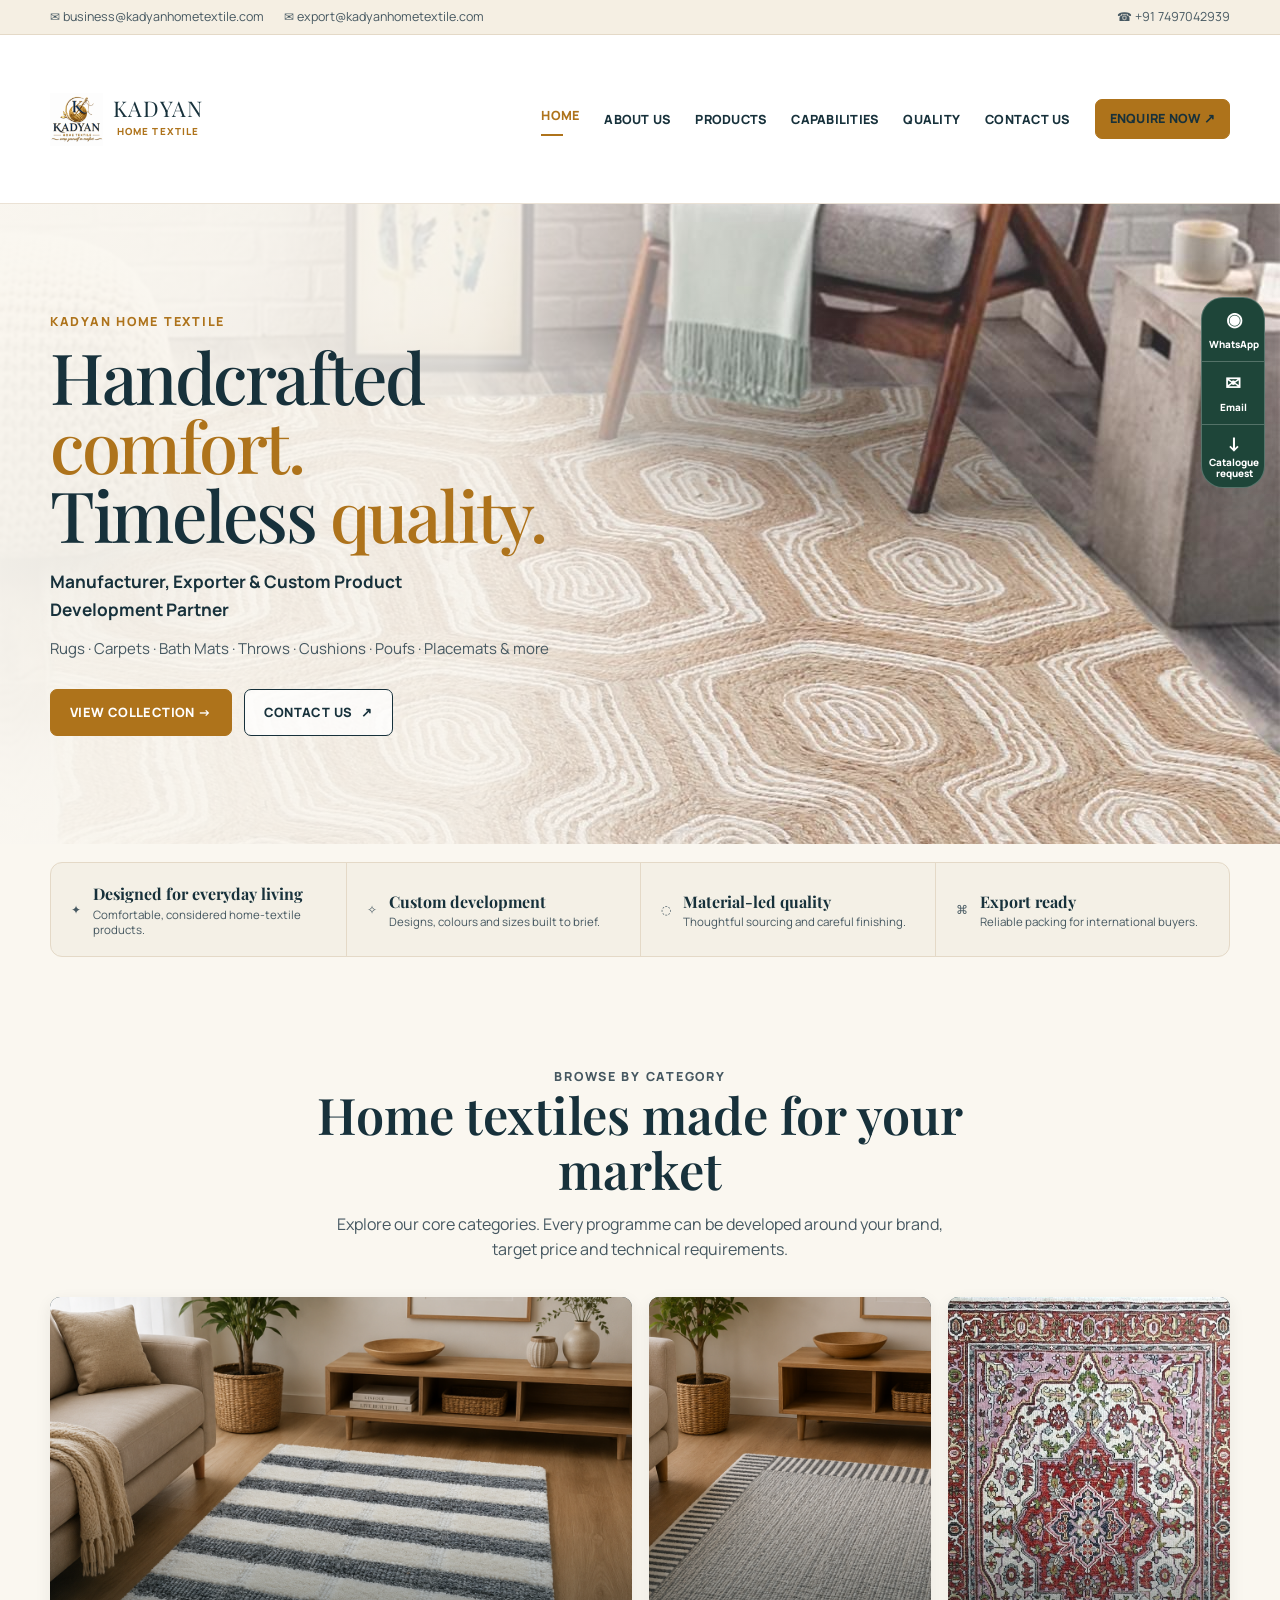
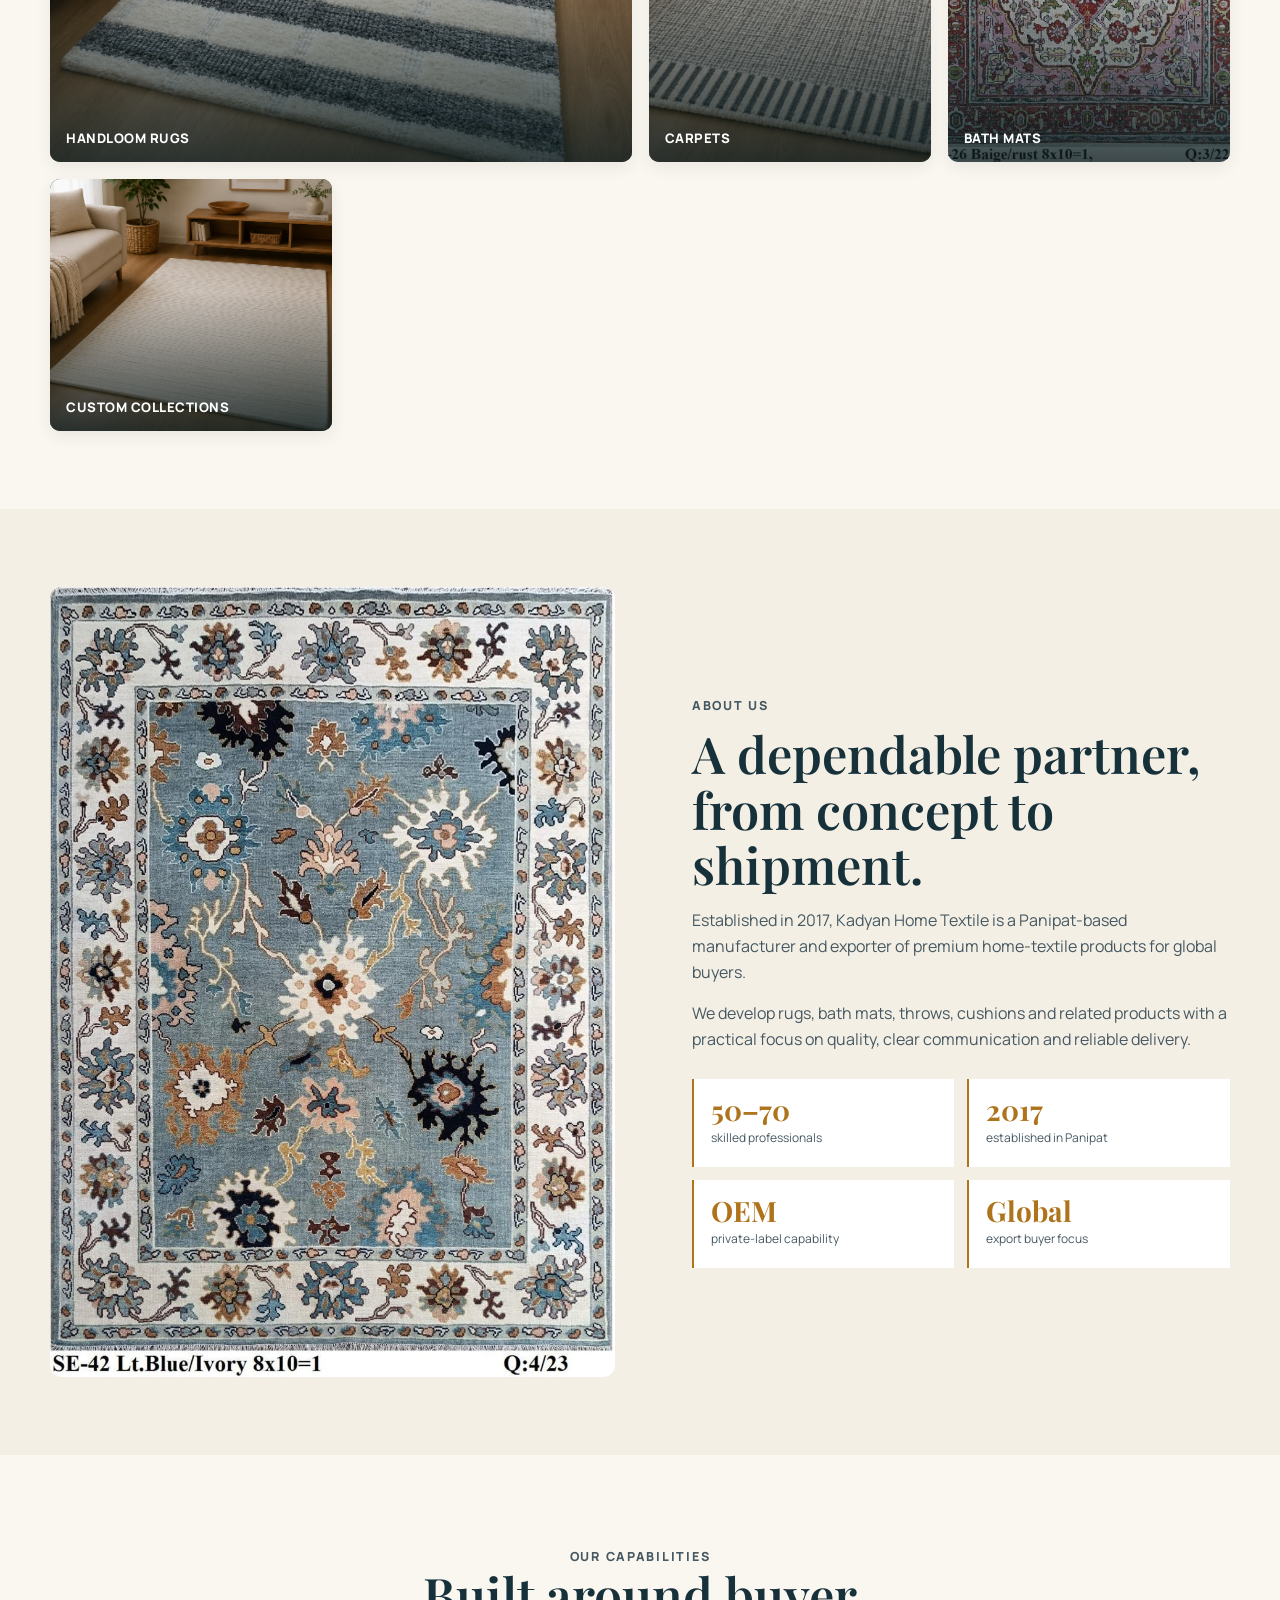
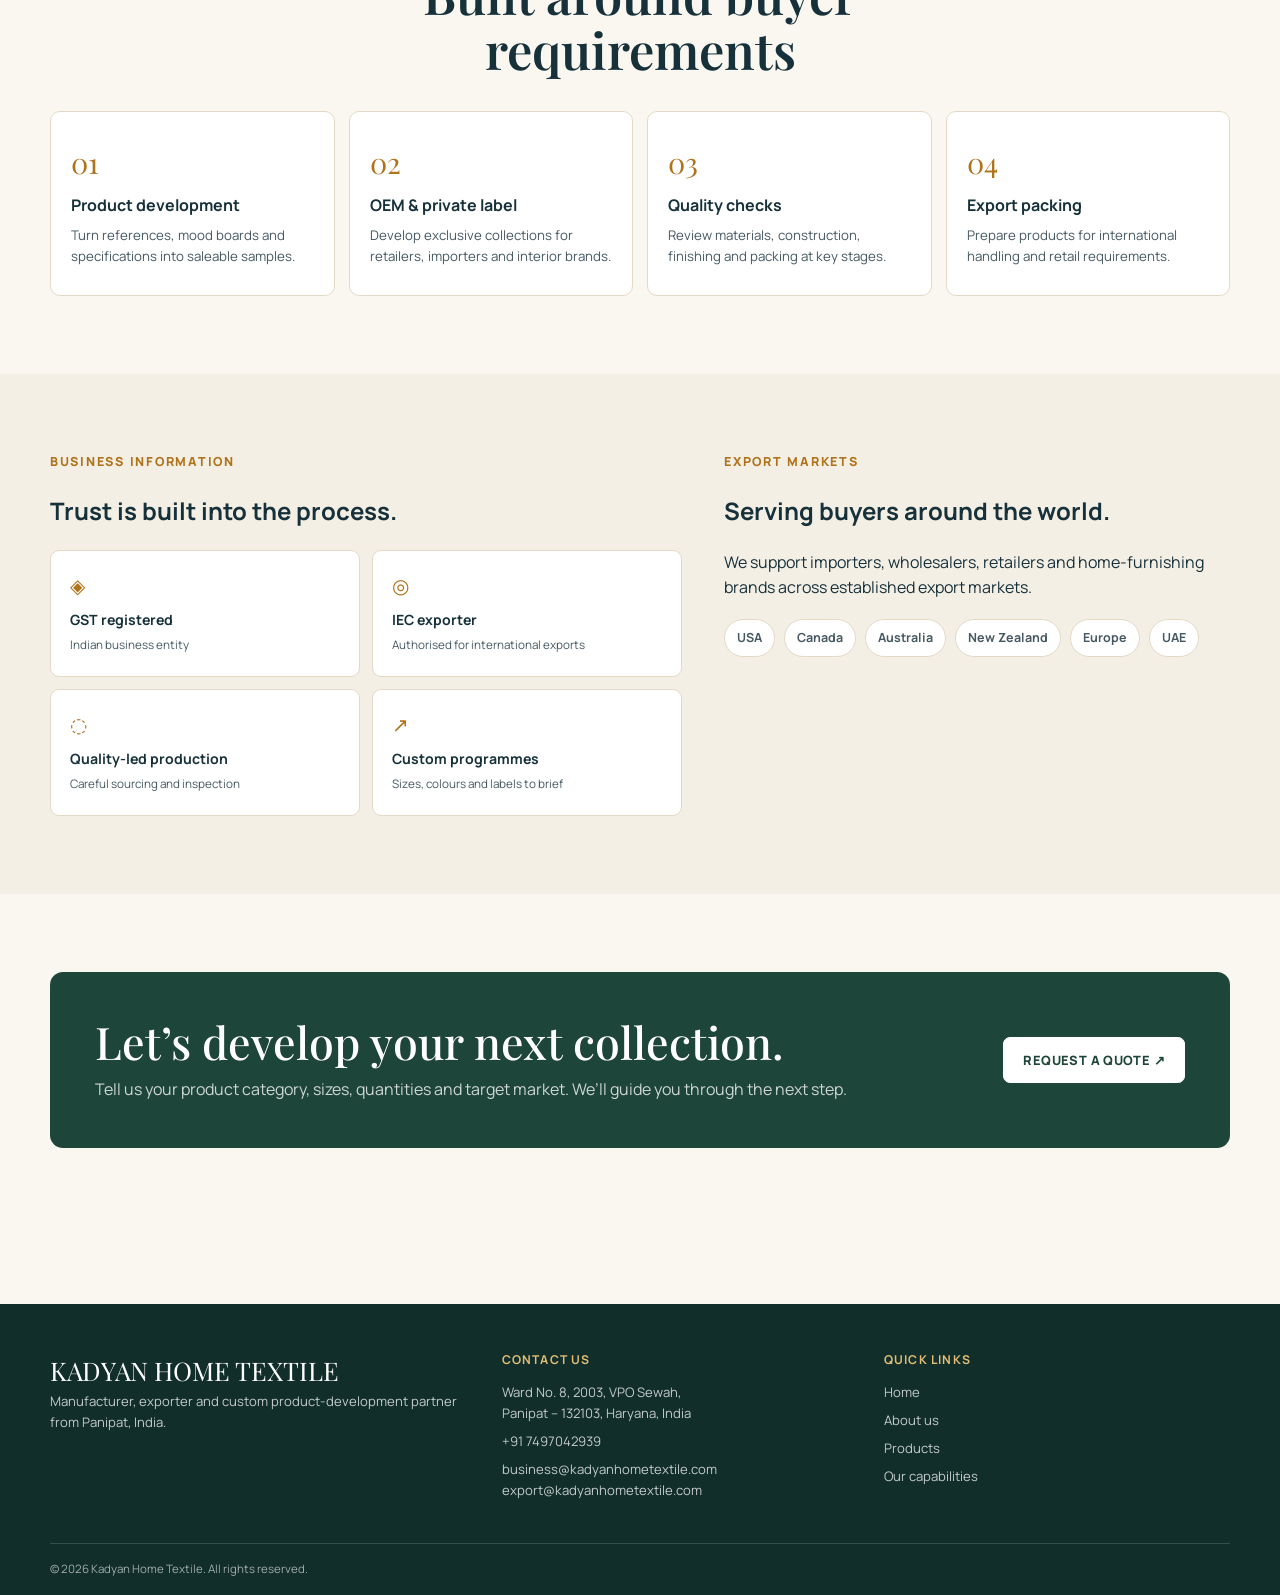
<file: index.html>
<!doctype html>
<html lang="en">
<head>
  <meta charset="utf-8">
  <meta name="viewport" content="width=device-width, initial-scale=1">
  <title>Kadyan Home Textile | Custom Home Textile Manufacturer & Exporter</title>
  <meta name="description" content="Kadyan Home Textile is a Panipat-based manufacturer and exporter of custom rugs, bath mats, throws, cushions and private-label home textiles.">
  <link rel="canonical" href="https://kadyanhometextile.com/">
  <link rel="preconnect" href="https://fonts.googleapis.com">
  <link rel="preconnect" href="https://fonts.gstatic.com" crossorigin>
  <link href="https://fonts.googleapis.com/css2?family=Manrope:wght@400;500;600;700;800&family=Playfair+Display:wght@500;600&display=swap" rel="stylesheet">
  <link rel="stylesheet" href="css/style.css">
  <script type="application/ld+json">
  {"@context":"https://schema.org","@type":"Organization","name":"Kadyan Home Textile","url":"https://kadyanhometextile.com/","email":"business@kadyanhometextile.com","telephone":"+91-7497042939","address":{"@type":"PostalAddress","streetAddress":"Ward No. 8, 2003, VPO Sewah","addressLocality":"Panipat","addressRegion":"Haryana","postalCode":"132103","addressCountry":"IN"}}
  </script>
</head>
<body>
  <div class="topbar">
    <div class="container topbar-inner">
      <div class="topbar-group"><a href="mailto:business@kadyanhometextile.com">✉ business@kadyanhometextile.com</a><a href="mailto:export@kadyanhometextile.com">✉ export@kadyanhometextile.com</a></div>
      <a href="tel:+917497042939">☎ +91 7497042939</a>
    </div>
  </div>
  <header class="site-header">
    <div class="container nav-shell">
      <a class="brand" href="index.html" aria-label="Kadyan Home Textile home">
        <img src="images/logo.png" alt="Kadyan Home Textile logo">
        <span><span class="brand-name">KADYAN</span><span class="brand-tagline">Home Textile</span></span>
      </a>
      <button class="nav-toggle" type="button" aria-expanded="false" aria-controls="primary-navigation"><span class="sr-only">Open menu</span>☰</button>
      <ul class="nav-list" id="primary-navigation">
        <li><a href="index.html" aria-current="page">Home</a></li>
        <li><a href="#about">About us</a></li>
        <li><a href="collection.html">Products</a></li>
        <li><a href="#capabilities">Capabilities</a></li>
        <li><a href="#quality">Quality</a></li>
        <li><a href="#contact">Contact us</a></li>
        <li><a class="button button-small" href="https://wa.me/917497042939?text=Hello%20Kadyan%20Home%20Textile%2C%20I%20would%20like%20to%20discuss%20a%20product%20enquiry." target="_blank" rel="noopener">Enquire now ↗</a></li>
      </ul>
    </div>
  </header>

  <main>
    <section class="hero">
      <div class="container"><div class="hero-content">
        <p class="eyebrow">Kadyan Home Textile</p>
        <h1>Handcrafted <strong>comfort.</strong><br>Timeless <strong>quality.</strong></h1>
        <p class="hero-subtitle">Manufacturer, Exporter &amp; Custom Product Development Partner</p>
        <p class="hero-products">Rugs · Carpets · Bath Mats · Throws · Cushions · Poufs · Placemats &amp; more</p>
        <div class="button-row"><a class="button" href="collection.html">View collection →</a><a class="button button-light" href="#contact">Contact us <span aria-hidden="true">↗</span></a></div>
      </div></div>
    </section>

    <section class="principles" aria-label="Our approach"><div class="container principles-grid">
      <div class="principle"><span class="principle-icon">✦</span><div><strong>Designed for everyday living</strong><span>Comfortable, considered home-textile products.</span></div></div>
      <div class="principle"><span class="principle-icon">✧</span><div><strong>Custom development</strong><span>Designs, colours and sizes built to brief.</span></div></div>
      <div class="principle"><span class="principle-icon">◌</span><div><strong>Material-led quality</strong><span>Thoughtful sourcing and careful finishing.</span></div></div>
      <div class="principle"><span class="principle-icon">⌘</span><div><strong>Export ready</strong><span>Reliable packing for international buyers.</span></div></div>
    </div></section>

    <section class="section"><div class="container">
      <div class="section-heading"><p class="eyebrow">Browse by category</p><h2>Home textiles made for your market</h2><p>Explore our core categories. Every programme can be developed around your brand, target price and technical requirements.</p></div>
      <div class="category-grid">
        <a class="category-card" href="collection.html"><img src="images/handloom-rug-1-room.png" alt="Handloom rug in a styled interior"><span>Handloom rugs</span></a>
        <a class="category-card" href="collection.html"><img src="images/handloom-rug-2-room.png" alt="Textured rug close-up"><span>Carpets</span></a>
        <a class="category-card" href="collection.html"><img src="images/bath-mat.jpeg" alt="Grey bath mat"><span>Bath mats</span></a>
        <a class="category-card" href="collection.html"><img src="images/handloom-rug-4-room.png" alt="Modern handloom rug"><span>Custom collections</span></a>
      </div>
    </div></section>

    <section class="section section-alt" id="about"><div class="container about-layout">
      <div class="about-image"><img src="images/craftsmanship.jpeg" alt="Kadyan Home Textile craftsmanship"></div>
      <div class="content-copy"><p class="eyebrow">About us</p><h2>A dependable partner, from concept to shipment.</h2>
        <p>Established in 2017, Kadyan Home Textile is a Panipat-based manufacturer and exporter of premium home-textile products for global buyers.</p>
        <p>We develop rugs, bath mats, throws, cushions and related products with a practical focus on quality, clear communication and reliable delivery.</p>
        <div class="facts"><div class="fact"><strong>50–70</strong><span>skilled professionals</span></div><div class="fact"><strong>2017</strong><span>established in Panipat</span></div><div class="fact"><strong>OEM</strong><span>private-label capability</span></div><div class="fact"><strong>Global</strong><span>export buyer focus</span></div></div>
      </div>
    </div></section>

    <section class="section" id="capabilities"><div class="container">
      <div class="section-heading"><p class="eyebrow">Our capabilities</p><h2>Built around buyer requirements</h2></div>
      <div class="capability-grid"><article class="capability"><span class="capability-number">01</span><h3>Product development</h3><p>Turn references, mood boards and specifications into saleable samples.</p></article><article class="capability"><span class="capability-number">02</span><h3>OEM &amp; private label</h3><p>Develop exclusive collections for retailers, importers and interior brands.</p></article><article class="capability"><span class="capability-number">03</span><h3>Quality checks</h3><p>Review materials, construction, finishing and packing at key stages.</p></article><article class="capability"><span class="capability-number">04</span><h3>Export packing</h3><p>Prepare products for international handling and retail requirements.</p></article></div>
    </div></section>

    <section class="section section-alt" id="quality"><div class="container trust-grid">
      <div><p class="eyebrow">Business information</p><h2>Trust is built into the process.</h2><div class="trust-list"><article class="trust-item"><span>◈</span><strong>GST registered</strong><small>Indian business entity</small></article><article class="trust-item"><span>◎</span><strong>IEC exporter</strong><small>Authorised for international exports</small></article><article class="trust-item"><span>◌</span><strong>Quality-led production</strong><small>Careful sourcing and inspection</small></article><article class="trust-item"><span>↗</span><strong>Custom programmes</strong><small>Sizes, colours and labels to brief</small></article></div></div>
      <div><p class="eyebrow">Export markets</p><h2>Serving buyers around the world.</h2><p>We support importers, wholesalers, retailers and home-furnishing brands across established export markets.</p><div class="market-tags"><span>USA</span><span>Canada</span><span>Australia</span><span>New Zealand</span><span>Europe</span><span>UAE</span></div></div>
    </div></section>

    <section class="section"><div class="container cta-panel"><div><h2>Let’s develop your next collection.</h2><p>Tell us your product category, sizes, quantities and target market. We’ll guide you through the next step.</p></div><a class="button" href="https://wa.me/917497042939?text=Hello%20Kadyan%20Home%20Textile%2C%20I%20would%20like%20to%20request%20a%20catalogue%20or%20quote." target="_blank" rel="noopener">Request a quote ↗</a></div></section>
  </main>

  <aside class="contact-rail" aria-label="Quick contact"><a href="https://wa.me/917497042939" target="_blank" rel="noopener"><span class="rail-icon">◉</span>WhatsApp</a><a href="mailto:business@kadyanhometextile.com"><span class="rail-icon">✉</span>Email</a><a href="mailto:business@kadyanhometextile.com?subject=Catalogue%20request"><span class="rail-icon">↓</span>Catalogue<br>request</a></aside>
  <footer class="site-footer" id="contact"><div class="container footer-grid"><div><div class="footer-brand">KADYAN HOME TEXTILE</div><p>Manufacturer, exporter and custom product-development partner from Panipat, India.</p></div><div><h3>Contact us</h3><p>Ward No. 8, 2003, VPO Sewah,<br>Panipat – 132103, Haryana, India</p><p><a href="tel:+917497042939">+91 7497042939</a></p><p><a href="mailto:business@kadyanhometextile.com">business@kadyanhometextile.com</a><br><a href="mailto:export@kadyanhometextile.com">export@kadyanhometextile.com</a></p></div><div><h3>Quick links</h3><p><a href="index.html">Home</a></p><p><a href="#about">About us</a></p><p><a href="collection.html">Products</a></p><p><a href="#capabilities">Our capabilities</a></p></div></div><div class="container footer-bottom">© 2026 Kadyan Home Textile. All rights reserved.</div></footer>
  <script src="js/script.js"></script>
</body>
</html>
</file>
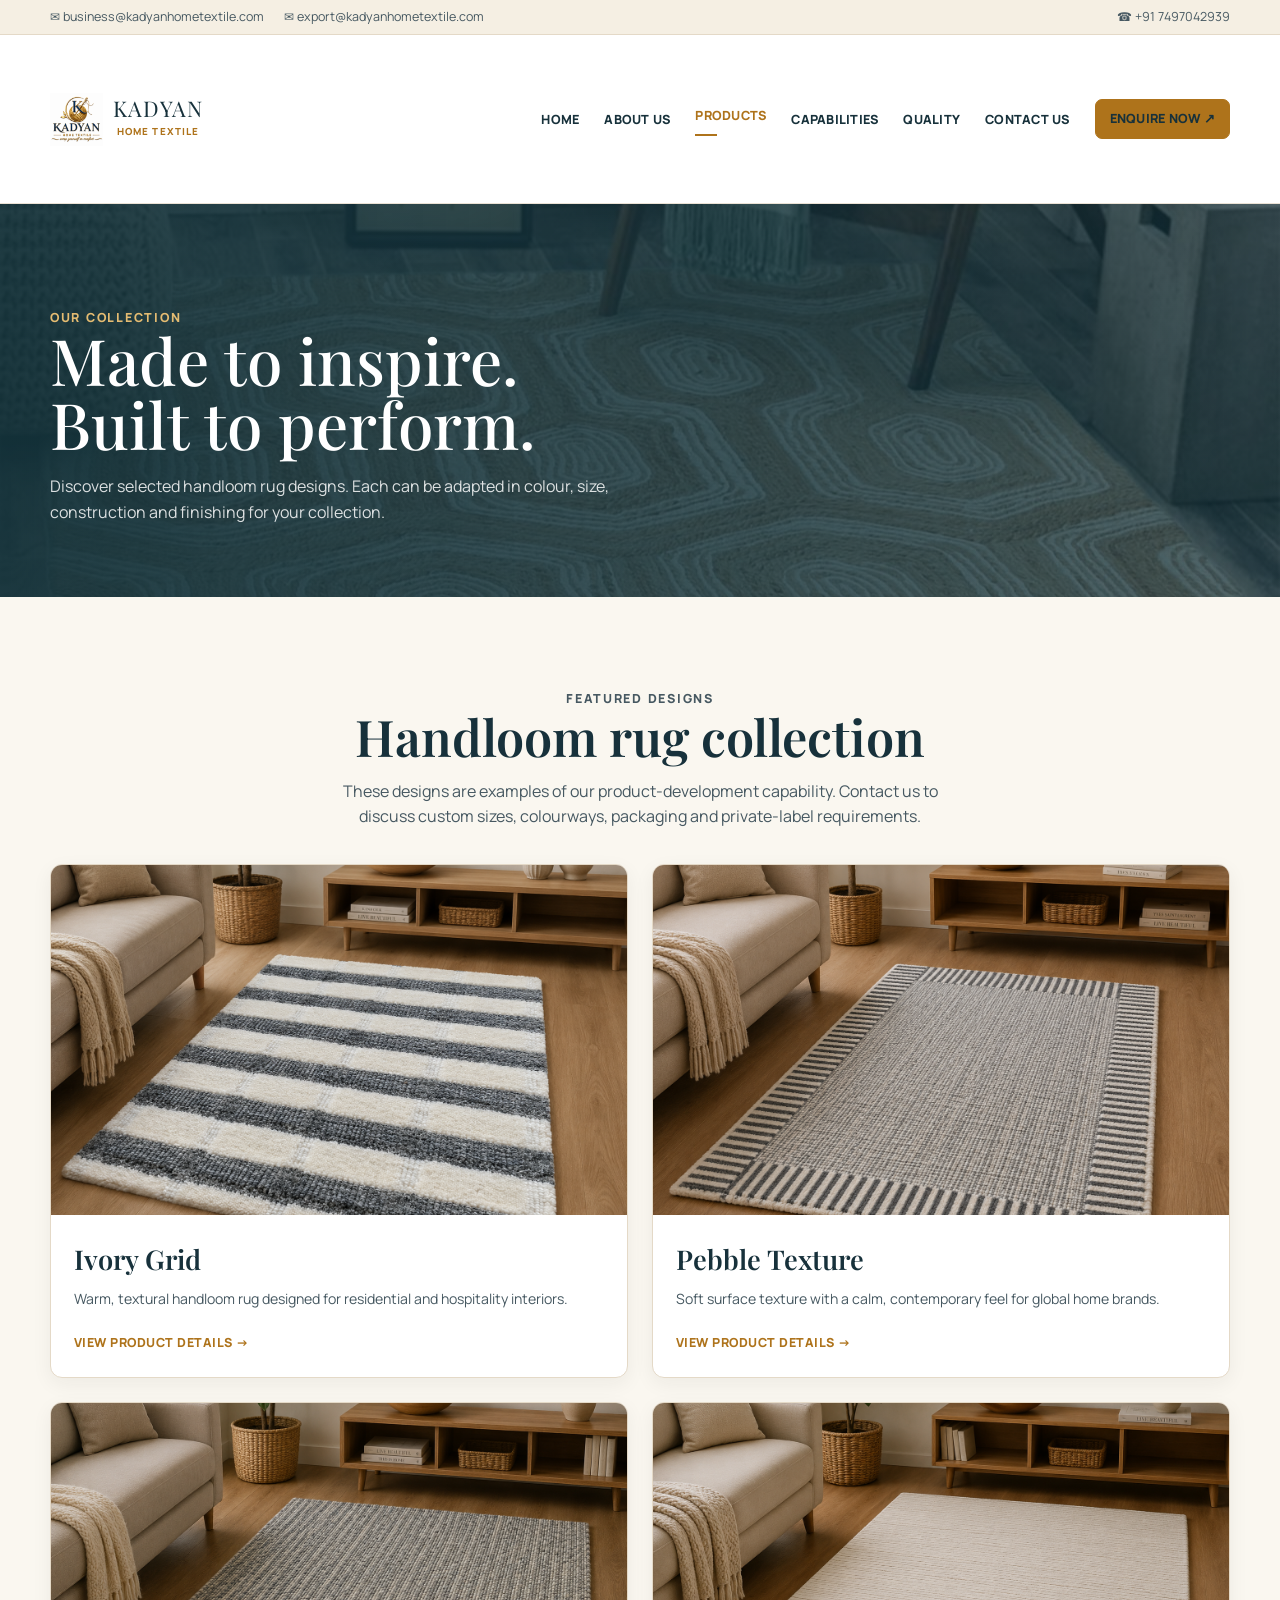
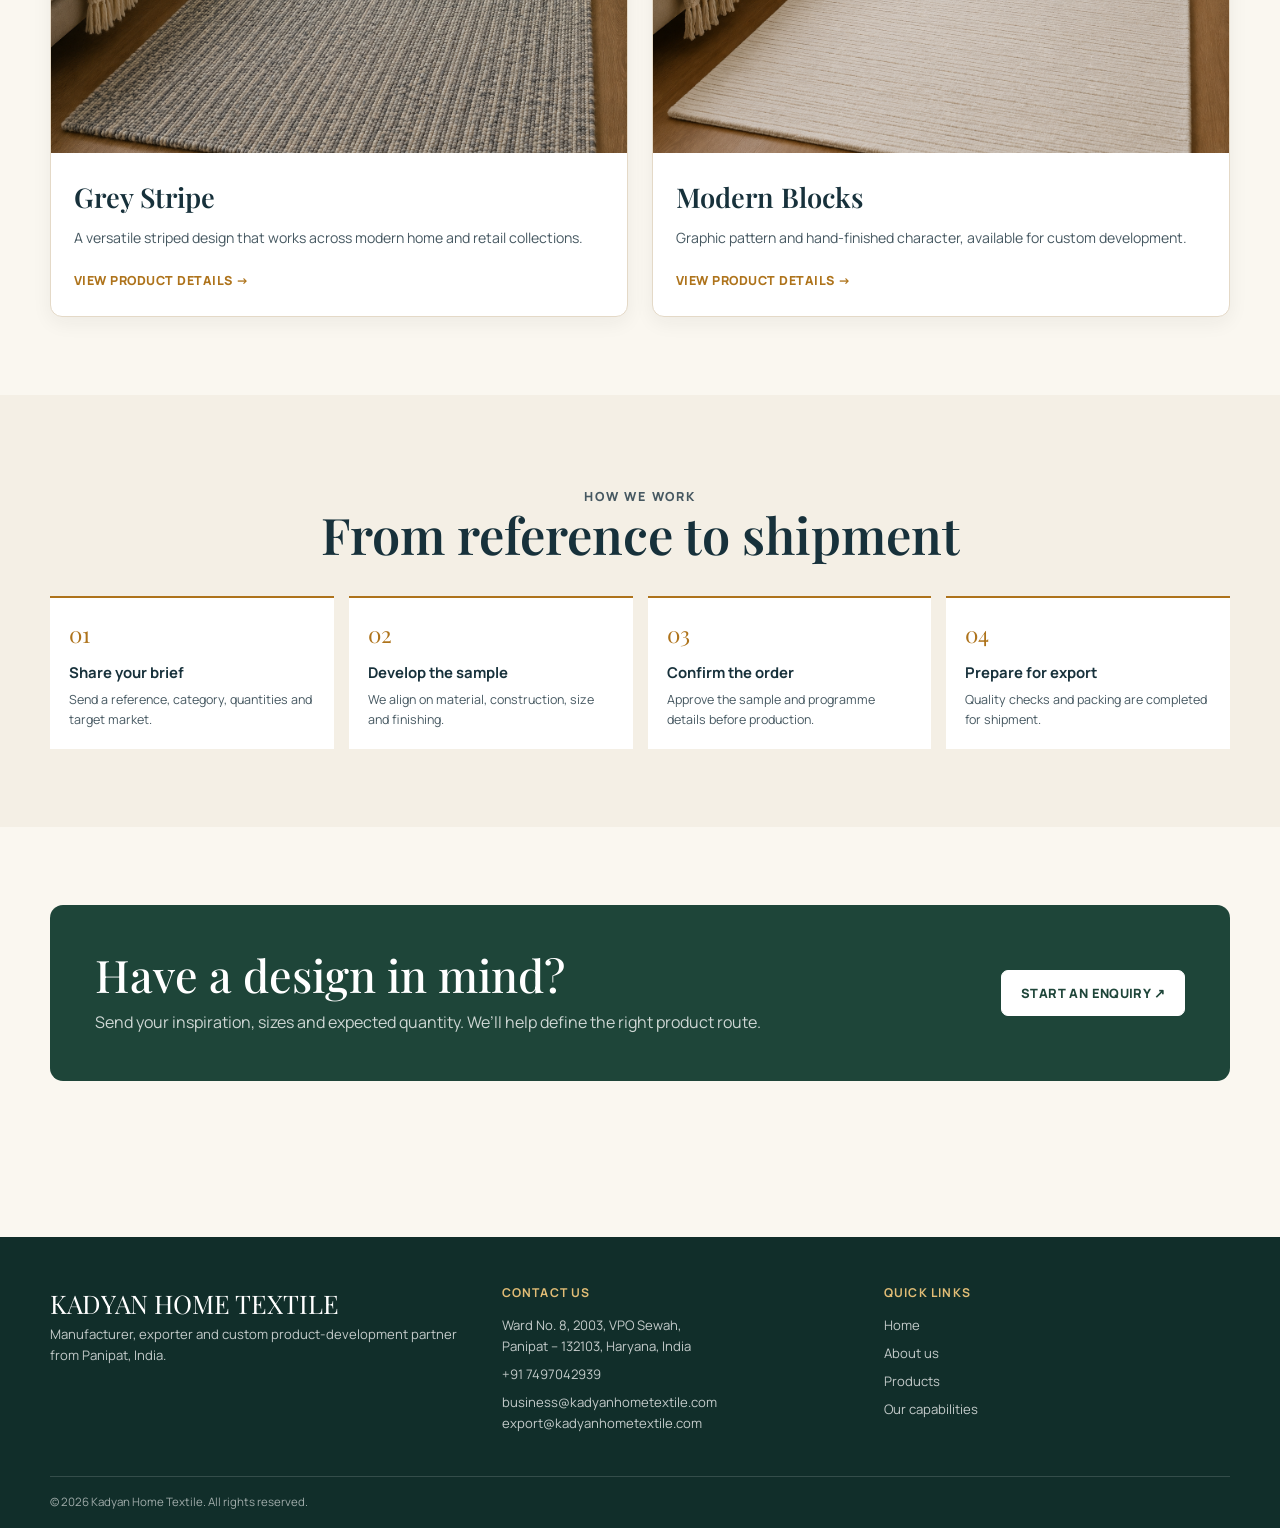
<file: collection.html>
<!doctype html>
<html lang="en">
<head>
  <meta charset="utf-8">
  <meta name="viewport" content="width=device-width, initial-scale=1">
  <title>Collections | Kadyan Home Textile</title>
  <meta name="description" content="Explore Kadyan Home Textile’s custom handloom rug collection for international buyers, wholesalers, retailers and private-label brands.">
  <link rel="canonical" href="https://kadyanhometextile.com/collection.html">
  <link rel="preconnect" href="https://fonts.googleapis.com"><link rel="preconnect" href="https://fonts.gstatic.com" crossorigin>
  <link href="https://fonts.googleapis.com/css2?family=Manrope:wght@400;500;600;700;800&family=Playfair+Display:wght@500;600&display=swap" rel="stylesheet">
  <link rel="stylesheet" href="css/style.css">
</head>
<body>
  <div class="topbar"><div class="container topbar-inner"><div class="topbar-group"><a href="mailto:business@kadyanhometextile.com">✉ business@kadyanhometextile.com</a><a href="mailto:export@kadyanhometextile.com">✉ export@kadyanhometextile.com</a></div><a href="tel:+917497042939">☎ +91 7497042939</a></div></div>
  <header class="site-header"><div class="container nav-shell"><a class="brand" href="index.html" aria-label="Kadyan Home Textile home"><img src="images/logo.png" alt="Kadyan Home Textile logo"><span><span class="brand-name">KADYAN</span><span class="brand-tagline">Home Textile</span></span></a><button class="nav-toggle" type="button" aria-expanded="false" aria-controls="primary-navigation"><span class="sr-only">Open menu</span>☰</button><ul class="nav-list" id="primary-navigation"><li><a href="index.html">Home</a></li><li><a href="index.html#about">About us</a></li><li><a href="collection.html" aria-current="page">Products</a></li><li><a href="index.html#capabilities">Capabilities</a></li><li><a href="index.html#quality">Quality</a></li><li><a href="#contact">Contact us</a></li><li><a class="button button-small" href="https://wa.me/917497042939?text=Hello%20Kadyan%20Home%20Textile%2C%20I%20would%20like%20to%20discuss%20a%20product%20enquiry." target="_blank" rel="noopener">Enquire now ↗</a></li></ul></div></header>
  <main>
    <section class="page-intro"><div class="container"><p class="eyebrow" style="color:#e5bc72">Our collection</p><h1>Made to inspire.<br>Built to perform.</h1><p>Discover selected handloom rug designs. Each can be adapted in colour, size, construction and finishing for your collection.</p></div></section>
    <section class="section"><div class="container"><div class="section-heading"><p class="eyebrow">Featured designs</p><h2>Handloom rug collection</h2><p>These designs are examples of our product-development capability. Contact us to discuss custom sizes, colourways, packaging and private-label requirements.</p></div><div class="product-grid">
      <article class="product-card"><a href="handloom-rug-ivory-grid.html"><div class="product-card-image"><img src="images/handloom-rug-1-room.png" alt="Ivory Grid handloom rug in a room setting"></div><div class="product-card-body"><h2>Ivory Grid</h2><p>Warm, textural handloom rug designed for residential and hospitality interiors.</p><span class="text-link">View product details →</span></div></a></article>
      <article class="product-card"><a href="handloom-rug-pebble.html"><div class="product-card-image"><img src="images/handloom-rug-2-room.png" alt="Pebble Texture handloom rug in a room setting"></div><div class="product-card-body"><h2>Pebble Texture</h2><p>Soft surface texture with a calm, contemporary feel for global home brands.</p><span class="text-link">View product details →</span></div></a></article>
      <article class="product-card"><a href="handloom-rug-grey-stripe.html"><div class="product-card-image"><img src="images/handloom-rug-3-room.png" alt="Grey Stripe handloom rug in a room setting"></div><div class="product-card-body"><h2>Grey Stripe</h2><p>A versatile striped design that works across modern home and retail collections.</p><span class="text-link">View product details →</span></div></a></article>
      <article class="product-card"><a href="handloom-rug-modern-blocks.html"><div class="product-card-image"><img src="images/handloom-rug-4-room.png" alt="Modern Blocks handloom rug in a room setting"></div><div class="product-card-body"><h2>Modern Blocks</h2><p>Graphic pattern and hand-finished character, available for custom development.</p><span class="text-link">View product details →</span></div></a></article>
    </div></div></section>
    <section class="section section-alt"><div class="container"><div class="section-heading"><p class="eyebrow">How we work</p><h2>From reference to shipment</h2></div><div class="buyer-process"><article class="process-step"><h3>Share your brief</h3><p>Send a reference, category, quantities and target market.</p></article><article class="process-step"><h3>Develop the sample</h3><p>We align on material, construction, size and finishing.</p></article><article class="process-step"><h3>Confirm the order</h3><p>Approve the sample and programme details before production.</p></article><article class="process-step"><h3>Prepare for export</h3><p>Quality checks and packing are completed for shipment.</p></article></div></div></section>
    <section class="section"><div class="container cta-panel"><div><h2>Have a design in mind?</h2><p>Send your inspiration, sizes and expected quantity. We’ll help define the right product route.</p></div><a class="button" href="https://wa.me/917497042939?text=Hello%20Kadyan%20Home%20Textile%2C%20I%20would%20like%20to%20develop%20a%20custom%20rug%20design." target="_blank" rel="noopener">Start an enquiry ↗</a></div></section>
  </main>
  <footer class="site-footer" id="contact"><div class="container footer-grid"><div><div class="footer-brand">KADYAN HOME TEXTILE</div><p>Manufacturer, exporter and custom product-development partner from Panipat, India.</p></div><div><h3>Contact us</h3><p>Ward No. 8, 2003, VPO Sewah,<br>Panipat – 132103, Haryana, India</p><p><a href="tel:+917497042939">+91 7497042939</a></p><p><a href="mailto:business@kadyanhometextile.com">business@kadyanhometextile.com</a><br><a href="mailto:export@kadyanhometextile.com">export@kadyanhometextile.com</a></p></div><div><h3>Quick links</h3><p><a href="index.html">Home</a></p><p><a href="index.html#about">About us</a></p><p><a href="collection.html">Products</a></p><p><a href="index.html#capabilities">Our capabilities</a></p></div></div><div class="container footer-bottom">© 2026 Kadyan Home Textile. All rights reserved.</div></footer>
  <script src="js/script.js"></script>
</body>
</html>
</file>
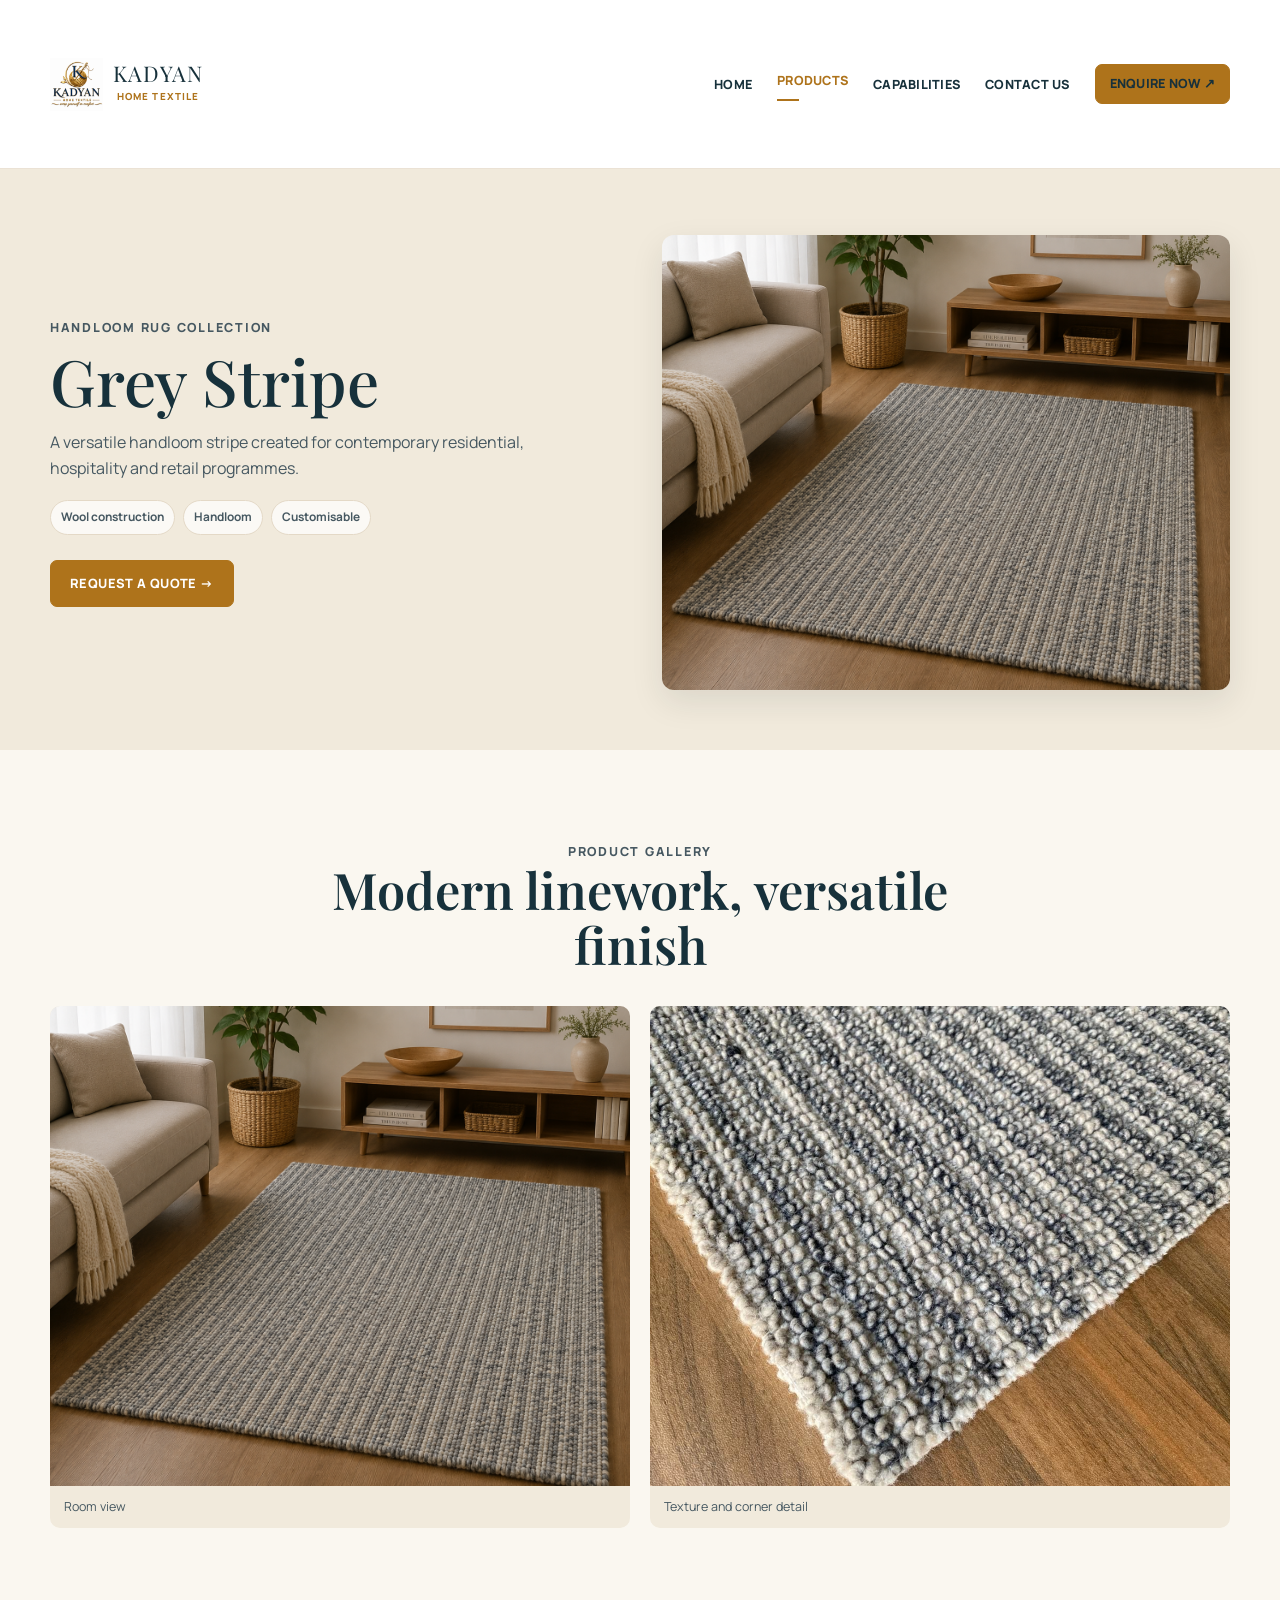
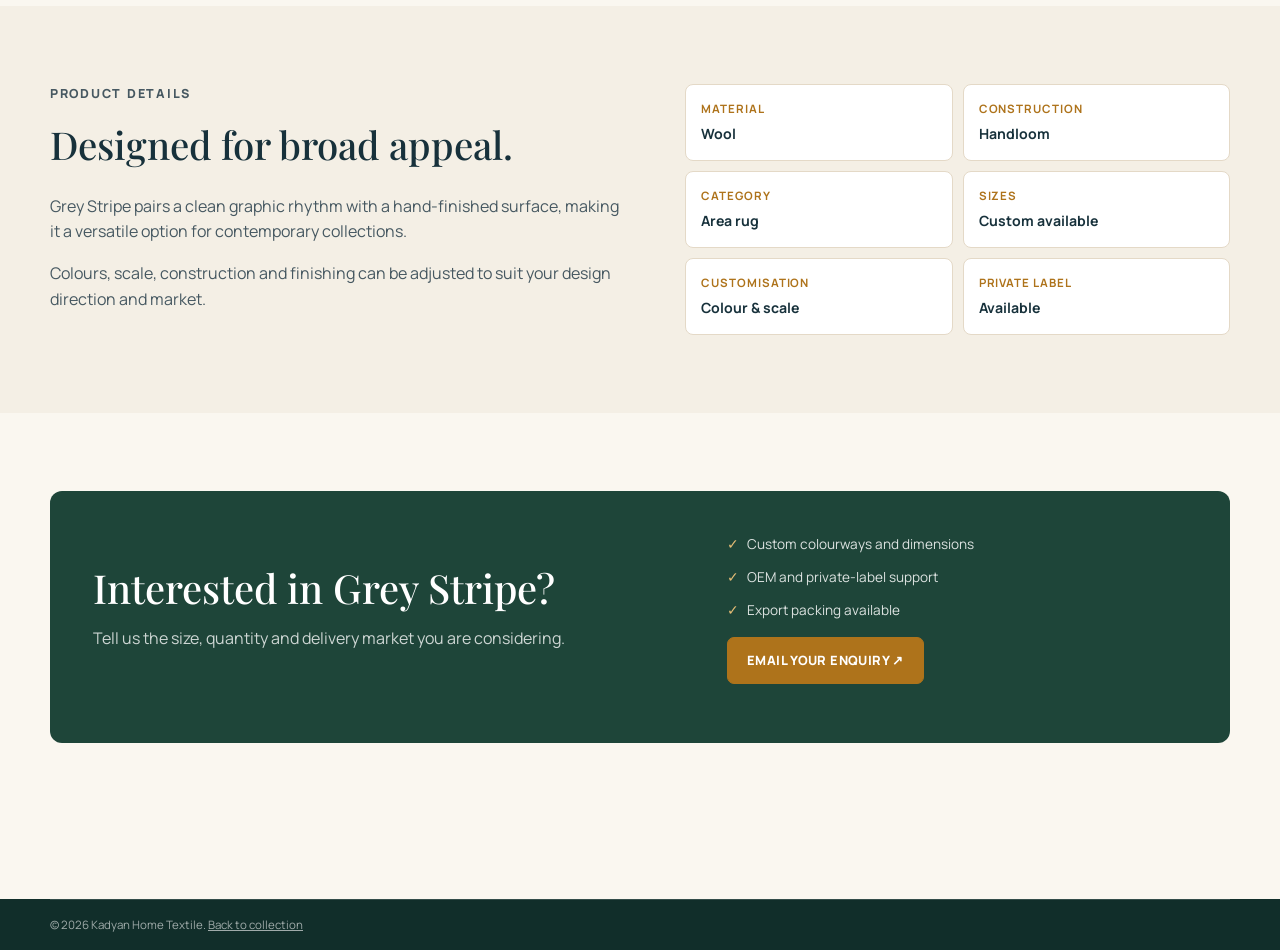
<file: handloom-rug-grey-stripe.html>
<!doctype html>
<html lang="en">
<head>
<meta charset="utf-8">
<meta name="viewport" content="width=device-width, initial-scale=1">
<title>Grey Stripe Handloom Rug | Kadyan Home Textile</title>
<meta name="description" content="Grey Stripe is a customisable handloom rug for global retailers, wholesalers and private-label home-textile brands.">
<link rel="canonical" href="https://kadyanhometextile.com/handloom-rug-grey-stripe.html">
<link rel="preconnect" href="https://fonts.googleapis.com">
<link rel="preconnect" href="https://fonts.gstatic.com" crossorigin>
<link href="https://fonts.googleapis.com/css2?family=Manrope:wght@400;500;600;700;800&family=Playfair+Display:wght@500;600&display=swap" rel="stylesheet">
<link rel="stylesheet" href="css/style.css">
</head>
<body>
<header class="site-header">
<div class="container nav-shell">
<a class="brand" href="index.html">
<img src="images/logo.png" alt="Kadyan Home Textile logo">
<span>
<span class="brand-name">KADYAN</span>
<span class="brand-tagline">Home Textile</span>
</span></a><button class="nav-toggle" type="button" aria-expanded="false" aria-controls="primary-navigation">
<span class="sr-only">
Open menu</span>☰</button>
<ul class="nav-list" id="primary-navigation">
<li><a href="index.html">Home</a></li>
<li><a href="collection.html" aria-current="page">Products</a></li>
<li><a href="index.html#capabilities">Capabilities</a></li>
<li><a href="index.html#contact">Contact us</a></li>
<li><a class="button button-small" href="https://wa.me/917497042939?text=Hello%20Kadyan%20Home%20Textile%2C%20I%20am%20interested%20in%20the%20Grey%20Stripe%20rug." target="_blank" rel="noopener">
Enquire now ↗</a></li></ul></div></header>
<main><section class="product-hero">
<div class="container product-hero-layout">
<div>
<p class="eyebrow">Handloom rug collection</p>
<h1>Grey Stripe</h1>
<p>A versatile handloom stripe created for contemporary residential, hospitality and retail programmes.</p>
<div class="product-meta"><span>Wool construction</span><span>Handloom</span><span>Customisable</span></div>
<a class="button" href="#enquire">Request a quote →</a></div>
<div class="product-hero-media">
<img src="images/handloom-rug-3-room.png" alt="Grey Stripe handloom rug in a styled room">
</div>
</div>
</section>
<section class="section">
<div class="container">
<div class="section-heading">
<p class="eyebrow">Product gallery</p>
<h2>Modern linework, versatile finish</h2></div>
<div class="gallery-grid">
<figure>
<img src="images/handloom-rug-3-room.png" alt="Full room view of Grey Stripe rug">
<figcaption>Room view</figcaption></figure>
<figure>
<img src="images/handloom-rug-3-corner.jpeg" alt="Close view of Grey Stripe rug">
<figcaption>Texture and corner detail</figcaption>
</figure>
</div>
</div>
</section>
<section class="section section-alt">
<div class="container details-layout">
<div>
<p class="eyebrow">Product details</p>
<h2>Designed for broad appeal.</h2>
<p>Grey Stripe pairs a clean graphic rhythm with a hand-finished surface, making it a versatile option for contemporary collections.</p>
<p>Colours, scale, construction and finishing can be adjusted to suit your design direction and market.</p>
</div>
<div class="spec-grid">
<div class="spec">
<strong>Material</strong>
<span>Wool</span>
</div>
<div class="spec">
<strong>Construction</strong>
<span>Handloom</span>
</div>
<div class="spec">
<strong>Category</strong>
<span>Area rug</span>
</div>
<div class="spec">
<strong>Sizes</strong>
<span>Custom available</span>
</div>
<div class="spec">
<strong>Customisation</strong>
<span>Colour &amp; scale</span>
</div>
<div class="spec">
<strong>Private label</strong>
<span>Available</span>
</div>
</div>
</div>
</section>
<section class="section" id="enquire">
<div class="container enquiry-panel">
<div>
<h2>Interested in Grey Stripe?</h2>
<p>Tell us the size, quantity and delivery market you are considering.</p>
</div>
<div>
<ul class="enquiry-list">
<li>Custom colourways and dimensions</li>
<li>OEM and private-label support</li>
<li>Export packing available</li>
</ul>
<p>
<a class="button" href="mailto:business@kadyanhometextile.com?subject=Grey%20Stripe%20rug%20enquiry">Email your enquiry ↗</a>
</p>
</div>
</div>
</section>
</main>
<footer class="site-footer">
<div class="container footer-bottom">© 2026 Kadyan Home Textile. <a href="collection.html">Back to collection</a>
</div>
</footer><script src="js/script.js">
</script>
</body>
</html>
</file>
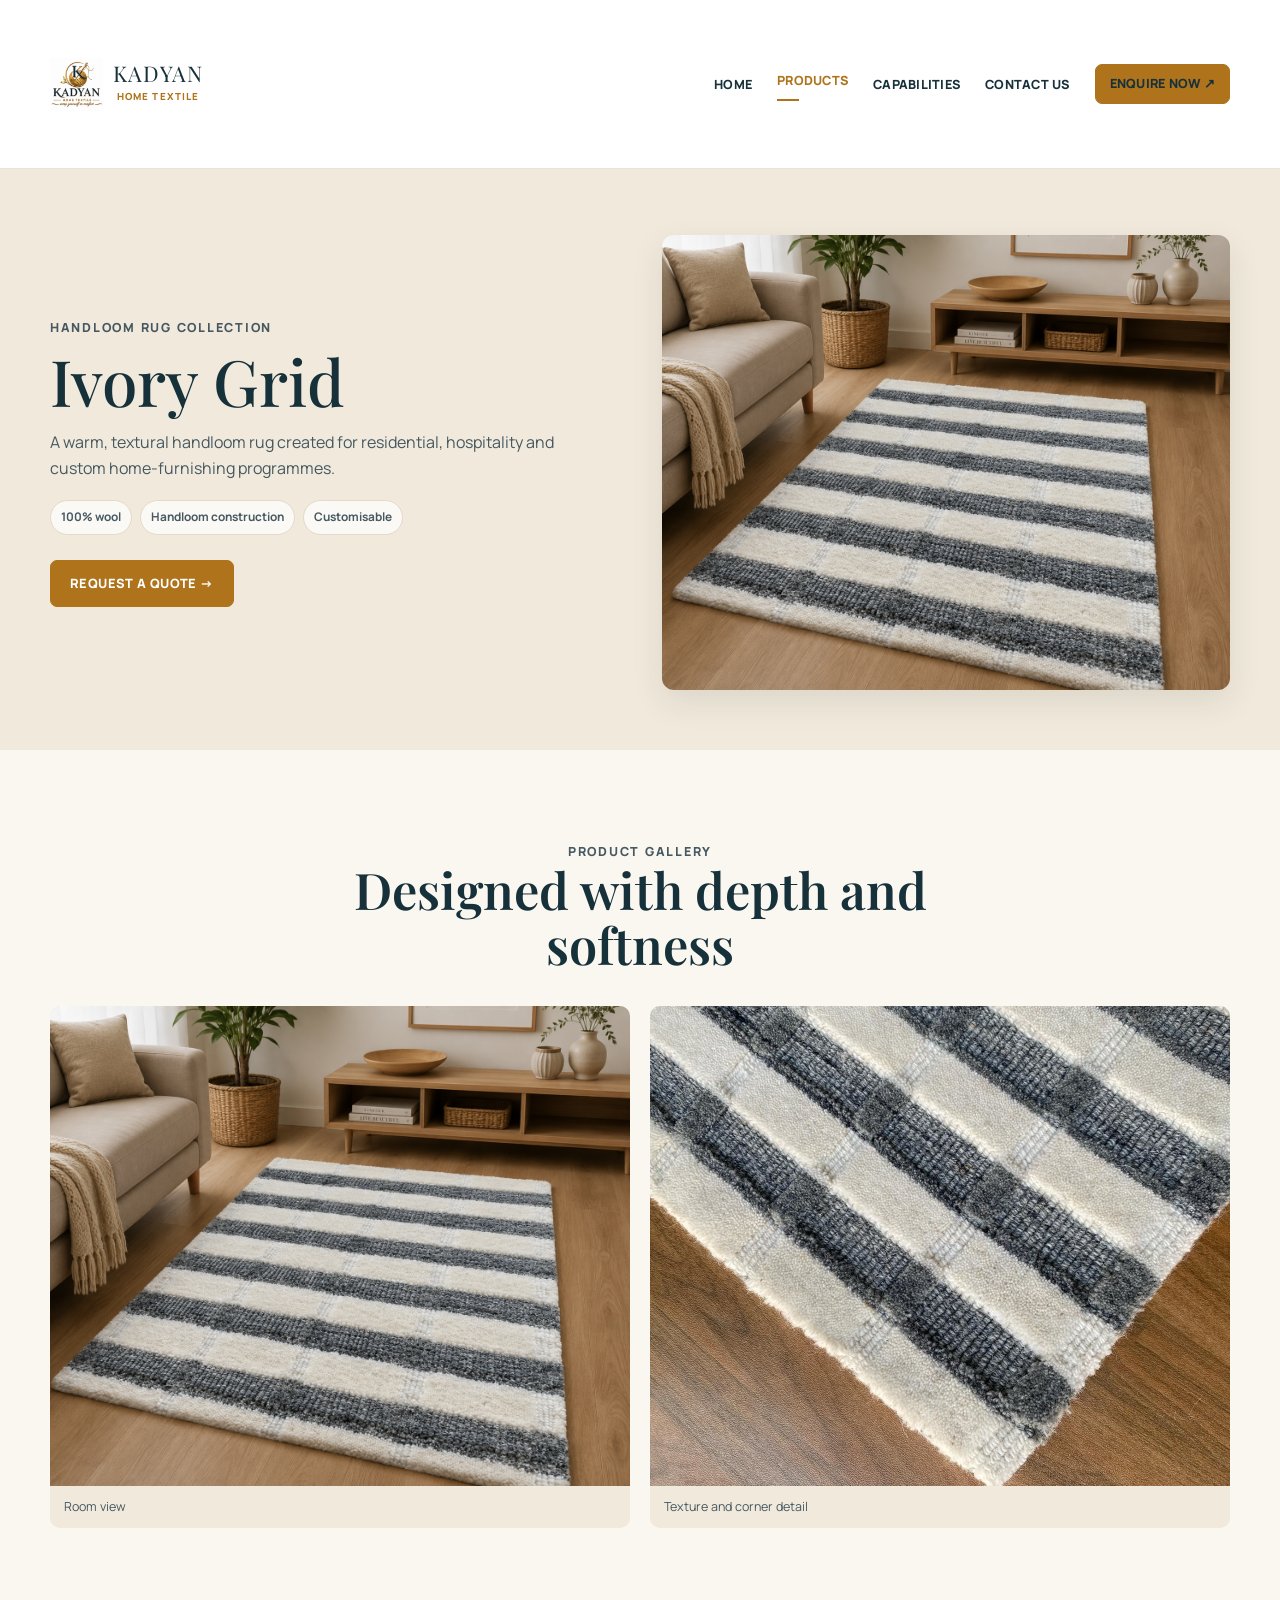
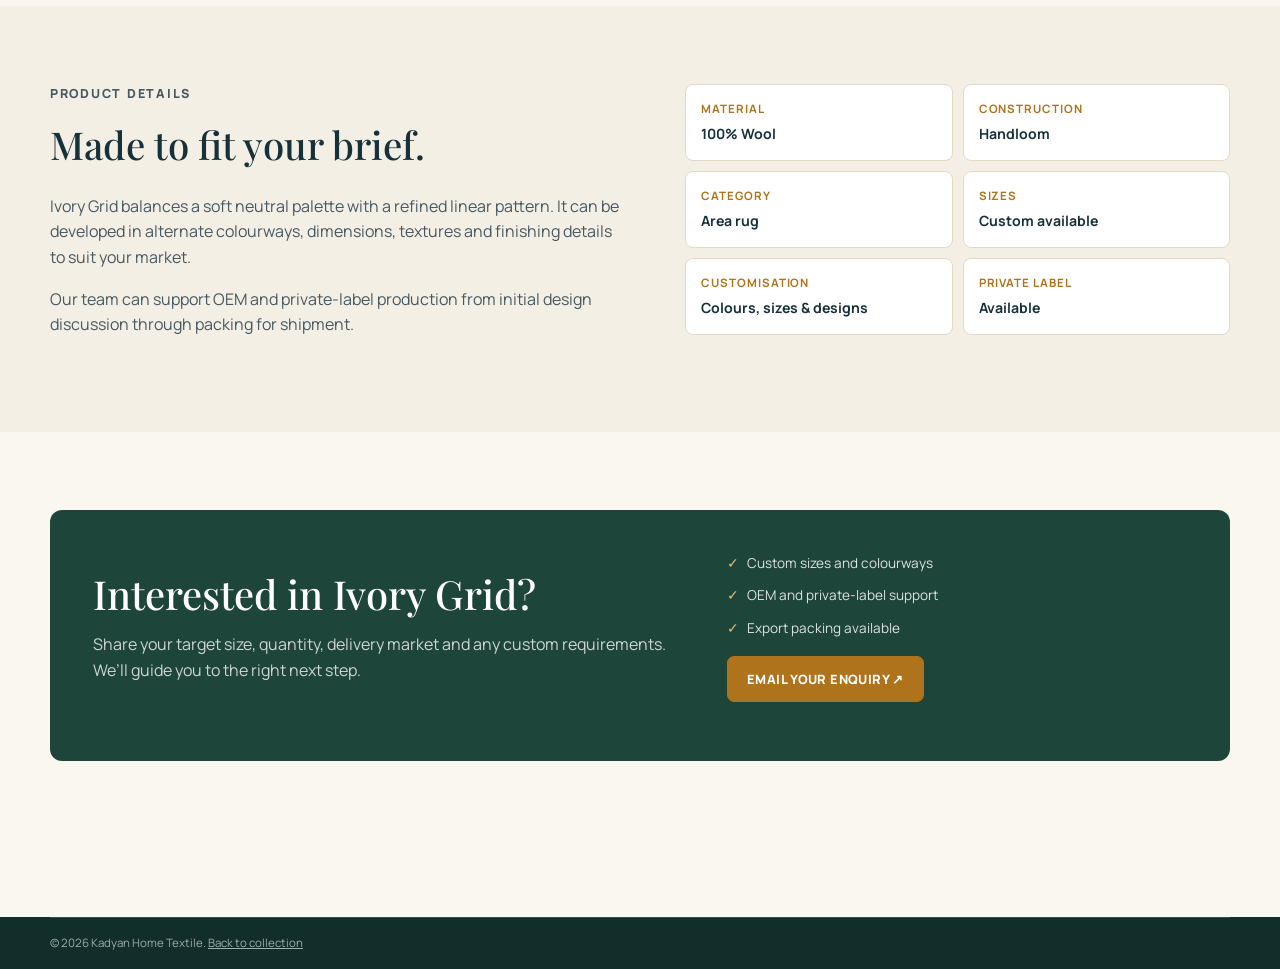
<file: handloom-rug-ivory-grid.html>
<!doctype html>
<html lang="en">
<head>
  <meta charset="utf-8">
  <meta name="viewport" content="width=device-width, initial-scale=1">
  <title>Ivory Grid Handloom Rug | Kadyan Home Textile</title>
  <meta name="description" content="Ivory Grid is a customisable handloom wool rug for global home-textile buyers and private-label brands.">
  <link rel="canonical" href="https://kadyanhometextile.com/handloom-rug-ivory-grid.html">
  <link rel="preconnect" href="https://fonts.googleapis.com">
  <link rel="preconnect" href="https://fonts.gstatic.com" crossorigin>
  <link href="https://fonts.googleapis.com/css2?family=Manrope:wght@400;500;600;700;800&family=Playfair+Display:wght@500;600&display=swap" rel="stylesheet">
  <link rel="stylesheet" href="css/style.css">
</head>

<body>

  <header class="site-header">
    <div class="container nav-shell">
      <a class="brand" href="index.html">
        <img src="images/logo.png" alt="Kadyan Home Textile logo">
        <span>
          <span class="brand-name">KADYAN</span>
          <span class="brand-tagline">Home Textile</span>
        </span>
      </a>

      <button class="nav-toggle" type="button" aria-expanded="false" aria-controls="primary-navigation">
        <span class="sr-only">Open menu</span>☰
      </button>

      <ul class="nav-list" id="primary-navigation">
        <li><a href="index.html">Home</a></li>
        <li><a href="collection.html" aria-current="page">Products</a></li>
        <li><a href="index.html#capabilities">Capabilities</a></li>
        <li><a href="index.html#contact">Contact us</a></li>
        <li>
          <a class="button button-small" href="https://wa.me/917497042939?text=Hello%20Kadyan%20Home%20Textile%2C%20I%20am%20interested%20in%20the%20Ivory%20Grid%20rug." target="_blank" rel="noopener">
            Enquire now ↗
          </a>
        </li>
      </ul>
    </div>
  </header>

  <main>

    <section class="product-hero">
      <div class="container product-hero-layout">

        <div>
          <p class="eyebrow">Handloom rug collection</p>
          <h1>Ivory Grid</h1>
          <p>
            A warm, textural handloom rug created for residential, hospitality and custom home-furnishing programmes.
          </p>

          <div class="product-meta">
            <span>100% wool</span>
            <span>Handloom construction</span>
            <span>Customisable</span>
          </div>

          <a class="button" href="#enquire">Request a quote →</a>
        </div>

        <div class="product-hero-media">
          <img src="images/handloom-rug-1-room.png" alt="Ivory Grid handloom rug in a styled room">
        </div>

      </div>
    </section>

    <section class="section">
      <div class="container">

        <div class="section-heading">
          <p class="eyebrow">Product gallery</p>
          <h2>Designed with depth and softness</h2>
        </div>

        <div class="gallery-grid">

          <figure>
            <img src="images/handloom-rug-1-room.png" alt="Full room view of Ivory Grid handloom rug">
            <figcaption>Room view</figcaption>
          </figure>

          <figure>
            <img src="images/handloom-rug-1-corner.jpeg" alt="Close view of Ivory Grid handloom rug texture">
            <figcaption>Texture and corner detail</figcaption>
          </figure>

        </div>
      </div>
    </section>

    <section class="section section-alt">
      <div class="container details-layout">

        <div>
          <p class="eyebrow">Product details</p>
          <h2>Made to fit your brief.</h2>

          <p>
            Ivory Grid balances a soft neutral palette with a refined linear pattern. It can be developed in alternate colourways, dimensions, textures and finishing details to suit your market.
          </p>

          <p>
            Our team can support OEM and private-label production from initial design discussion through packing for shipment.
          </p>
        </div>

        <div class="spec-grid">

          <div class="spec">
            <strong>Material</strong>
            <span>100% Wool</span>
          </div>

          <div class="spec">
            <strong>Construction</strong>
            <span>Handloom</span>
          </div>

          <div class="spec">
            <strong>Category</strong>
            <span>Area rug</span>
          </div>

          <div class="spec">
            <strong>Sizes</strong>
            <span>Custom available</span>
          </div>

          <div class="spec">
            <strong>Customisation</strong>
            <span>Colours, sizes &amp; designs</span>
          </div>

          <div class="spec">
            <strong>Private label</strong>
            <span>Available</span>
          </div>

        </div>
      </div>
    </section>

    <section class="section" id="enquire">
      <div class="container enquiry-panel">

        <div>
          <h2>Interested in Ivory Grid?</h2>
          <p>
            Share your target size, quantity, delivery market and any custom requirements. We’ll guide you to the right next step.
          </p>
        </div>

        <div>
          <ul class="enquiry-list">
            <li>Custom sizes and colourways</li>
            <li>OEM and private-label support</li>
            <li>Export packing available</li>
          </ul>

          <p>
            <a class="button" href="mailto:business@kadyanhometextile.com?subject=Ivory%20Grid%20rug%20enquiry">
              Email your enquiry ↗
            </a>
          </p>
        </div>

      </div>
    </section>

  </main>

  <footer class="site-footer">
    <div class="container footer-bottom">
      © 2026 Kadyan Home Textile.
      <a href="collection.html">Back to collection</a>
    </div>
  </footer>

  <script src="js/script.js"></script>

</body>
</html>
</file>
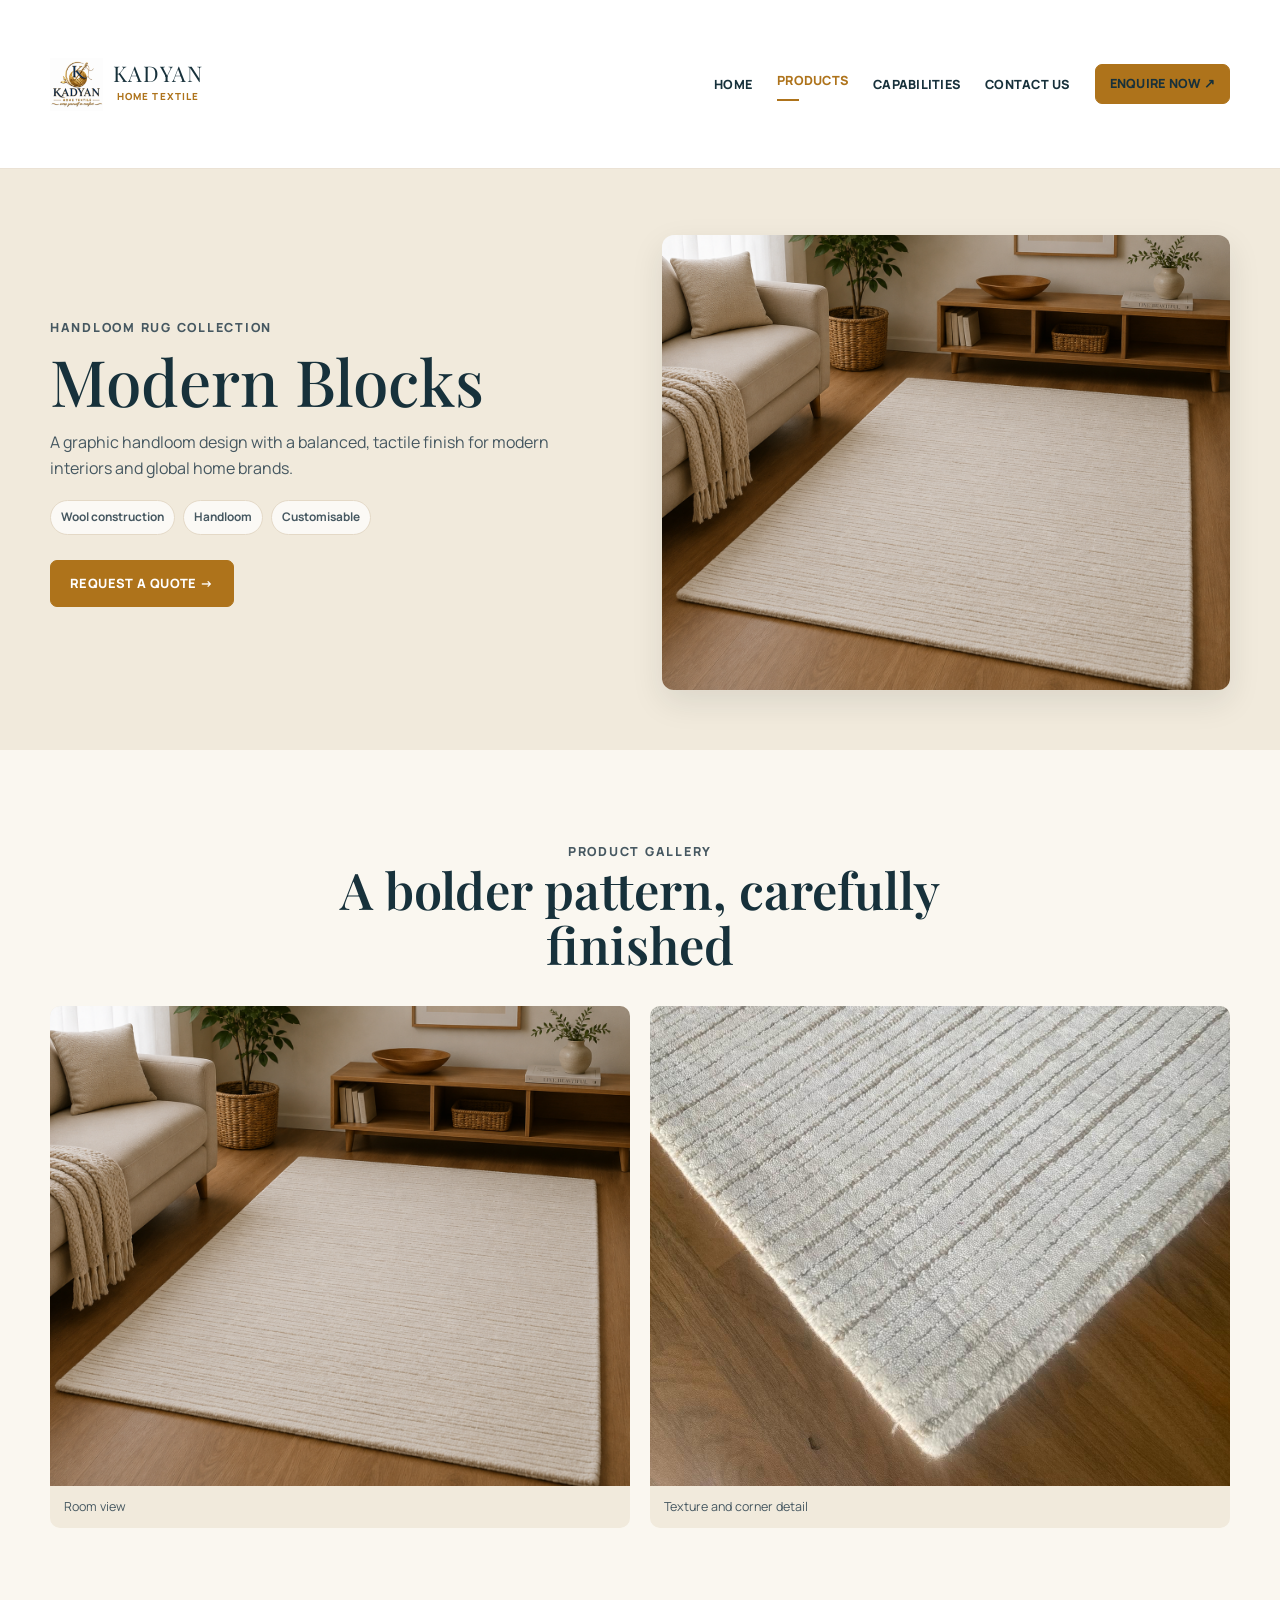
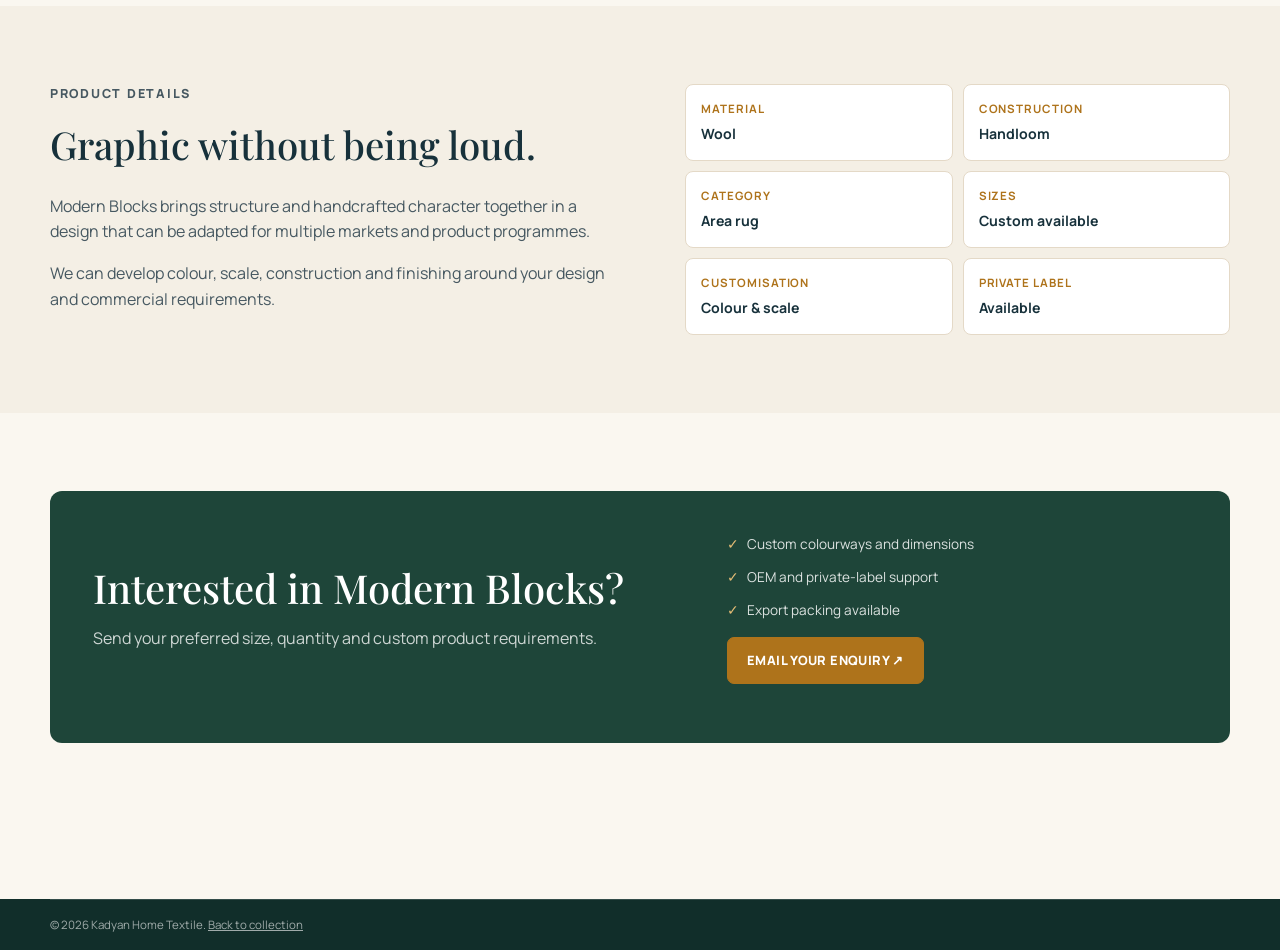
<file: handloom-rug-modern-blocks.html>
<!doctype html>
<html lang="en">

<head>
  <meta charset="utf-8">
  <meta name="viewport" content="width=device-width, initial-scale=1">
  <title>Modern Blocks Handloom Rug | Kadyan Home Textile</title>
  <meta name="description" content="Modern Blocks is a customisable handloom rug for international home-textile buyers and private-label brands.">
  <link rel="canonical" href="https://kadyanhometextile.com/handloom-rug-modern-blocks.html">
  <link rel="preconnect" href="https://fonts.googleapis.com">
  <link rel="preconnect" href="https://fonts.gstatic.com" crossorigin>
  <link href="https://fonts.googleapis.com/css2?family=Manrope:wght@400;500;600;700;800&family=Playfair+Display:wght@500;600&display=swap" rel="stylesheet">
  <link rel="stylesheet" href="css/style.css">
</head>

<body>

  <header class="site-header">
    <div class="container nav-shell">
      <a class="brand" href="index.html">
        <img src="images/logo.png" alt="Kadyan Home Textile logo">
        <span>
          <span class="brand-name">KADYAN</span>
          <span class="brand-tagline">Home Textile</span>
        </span>
      </a>

      <button class="nav-toggle" type="button" aria-expanded="false" aria-controls="primary-navigation">
        <span class="sr-only">Open menu</span>☰
      </button>

      <ul class="nav-list" id="primary-navigation">
        <li><a href="index.html">Home</a></li>
        <li><a href="collection.html" aria-current="page">Products</a></li>
        <li><a href="index.html#capabilities">Capabilities</a></li>
        <li><a href="index.html#contact">Contact us</a></li>
        <li>
          <a class="button button-small" href="https://wa.me/917497042939?text=Hello%20Kadyan%20Home%20Textile%2C%20I%20am%20interested%20in%20the%20Modern%20Blocks%20rug." target="_blank" rel="noopener">
            Enquire now ↗
          </a>
        </li>
      </ul>
    </div>
  </header>

  <main>

    <section class="product-hero">
      <div class="container product-hero-layout">

        <div>
          <p class="eyebrow">Handloom rug collection</p>
          <h1>Modern Blocks</h1>
          <p>
            A graphic handloom design with a balanced, tactile finish for modern interiors and global home brands.
          </p>

          <div class="product-meta">
            <span>Wool construction</span>
            <span>Handloom</span>
            <span>Customisable</span>
          </div>

          <a class="button" href="#enquire">Request a quote →</a>
        </div>

        <div class="product-hero-media">
          <img src="images/handloom-rug-4-room.png" alt="Modern Blocks handloom rug in a styled room">
        </div>

      </div>
    </section>

    <section class="section">
      <div class="container">

        <div class="section-heading">
          <p class="eyebrow">Product gallery</p>
          <h2>A bolder pattern, carefully finished</h2>
        </div>

        <div class="gallery-grid">

          <figure>
            <img src="images/handloom-rug-4-room.png" alt="Full room view of Modern Blocks rug">
            <figcaption>Room view</figcaption>
          </figure>

          <figure>
            <img src="images/handloom-rug-4-corner.jpeg" alt="Close view of Modern Blocks rug">
            <figcaption>Texture and corner detail</figcaption>
          </figure>

        </div>
      </div>
    </section>

    <section class="section section-alt">
      <div class="container details-layout">

        <div>
          <p class="eyebrow">Product details</p>
          <h2>Graphic without being loud.</h2>

          <p>
            Modern Blocks brings structure and handcrafted character together in a design that can be adapted for multiple markets and product programmes.
          </p>

          <p>
            We can develop colour, scale, construction and finishing around your design and commercial requirements.
          </p>
        </div>

        <div class="spec-grid">

          <div class="spec">
            <strong>Material</strong>
            <span>Wool</span>
          </div>

          <div class="spec">
            <strong>Construction</strong>
            <span>Handloom</span>
          </div>

          <div class="spec">
            <strong>Category</strong>
            <span>Area rug</span>
          </div>

          <div class="spec">
            <strong>Sizes</strong>
            <span>Custom available</span>
          </div>

          <div class="spec">
            <strong>Customisation</strong>
            <span>Colour &amp; scale</span>
          </div>

          <div class="spec">
            <strong>Private label</strong>
            <span>Available</span>
          </div>

        </div>
      </div>
    </section>

    <section class="section" id="enquire">
      <div class="container enquiry-panel">

        <div>
          <h2>Interested in Modern Blocks?</h2>
          <p>
            Send your preferred size, quantity and custom product requirements.
          </p>
        </div>

        <div>
          <ul class="enquiry-list">
            <li>Custom colourways and dimensions</li>
            <li>OEM and private-label support</li>
            <li>Export packing available</li>
          </ul>

          <p>
            <a class="button" href="mailto:business@kadyanhometextile.com?subject=Modern%20Blocks%20rug%20enquiry">
              Email your enquiry ↗
            </a>
          </p>
        </div>

      </div>
    </section>

  </main>

  <footer class="site-footer">
    <div class="container footer-bottom">
      © 2026 Kadyan Home Textile.
      <a href="collection.html">Back to collection</a>
    </div>
  </footer>

  <script src="js/script.js"></script>

</body>

</html>
</file>
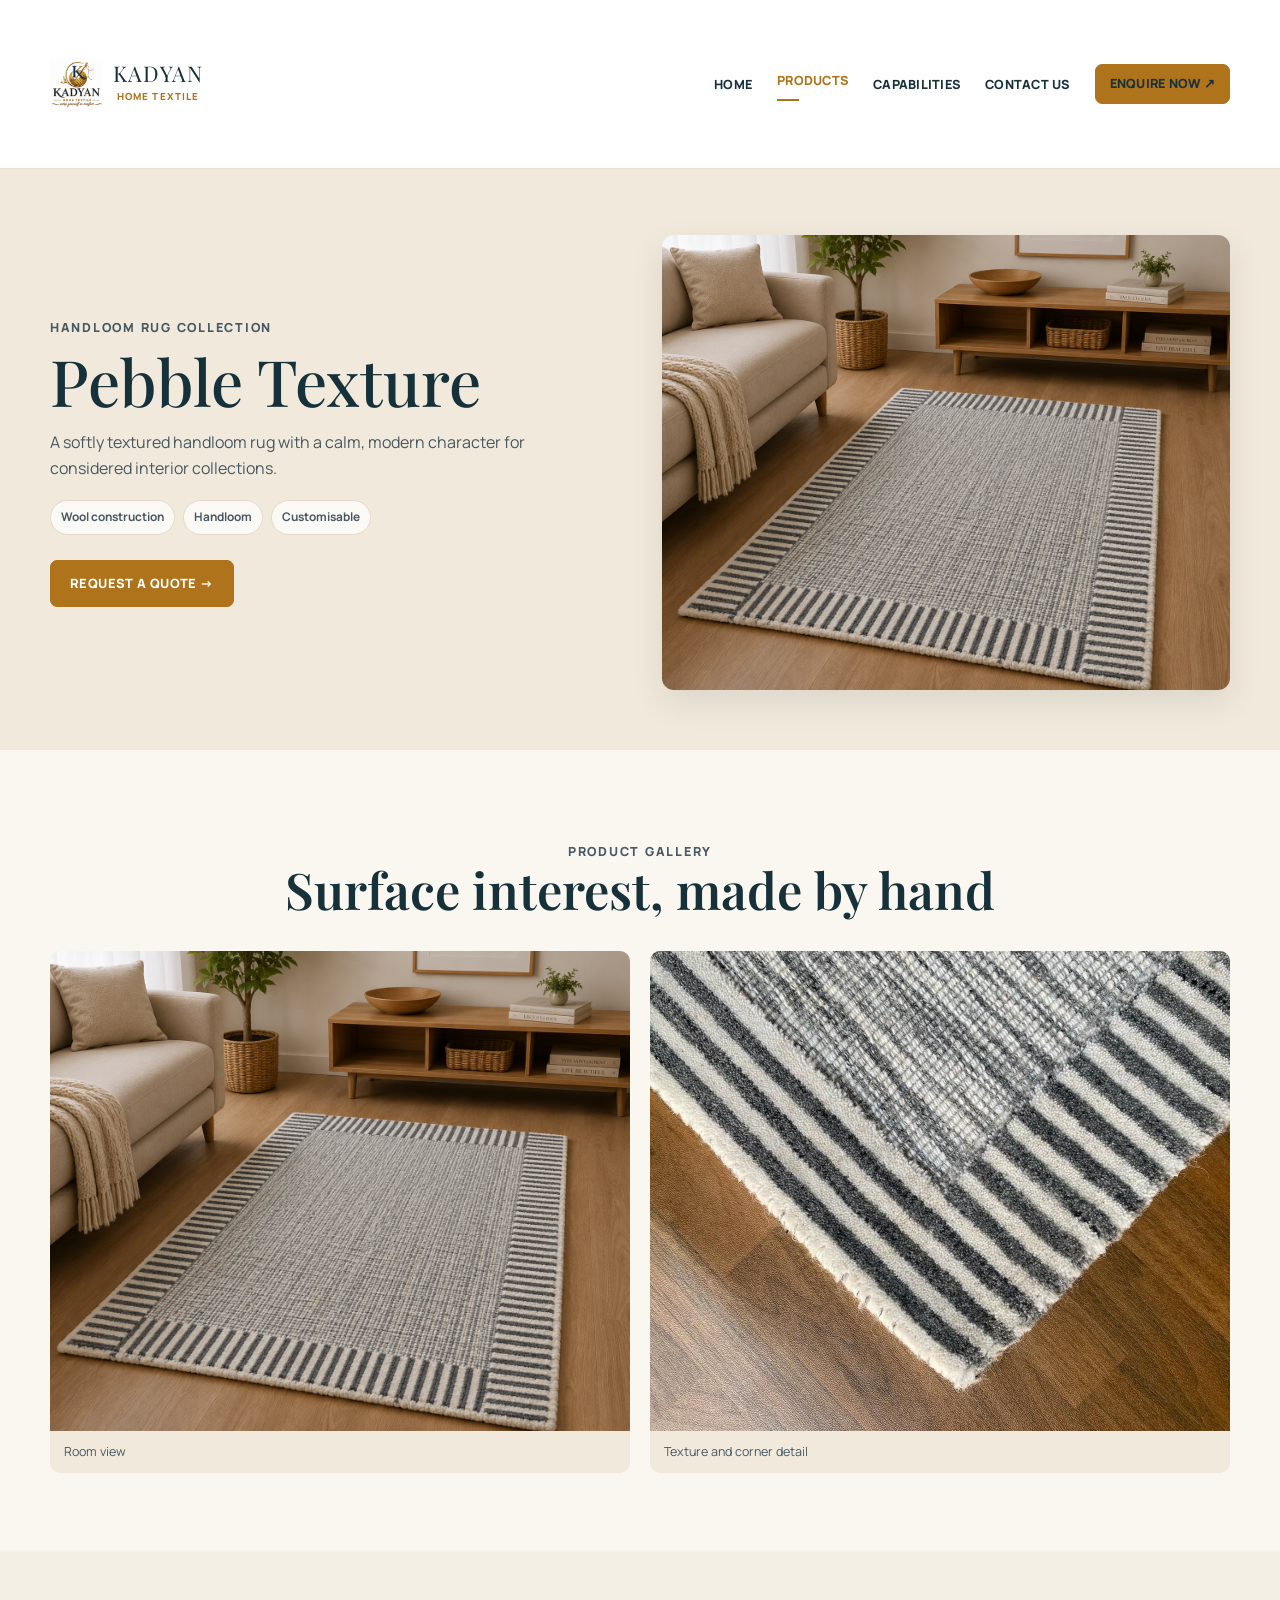
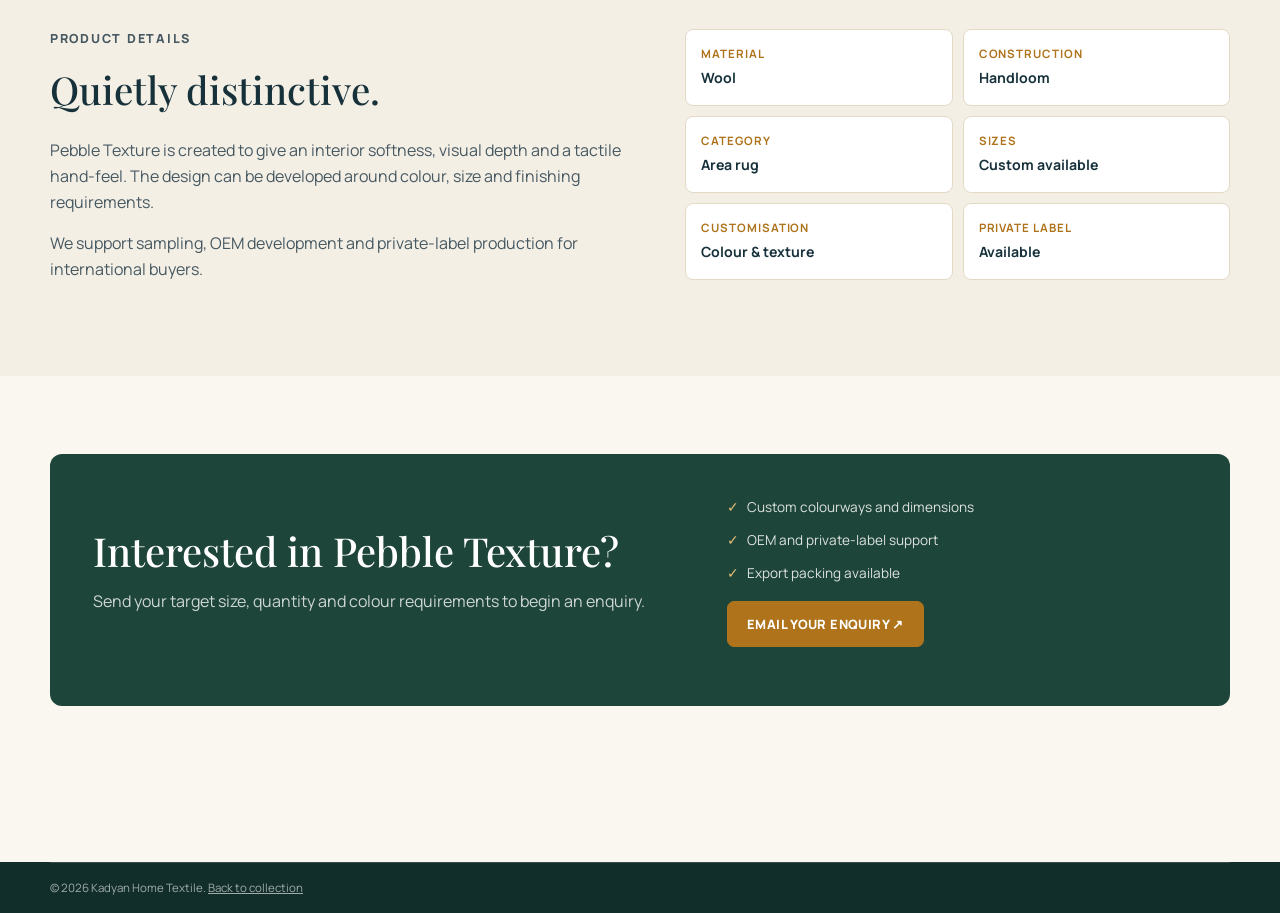
<file: handloom-rug-pebble.html>
<!doctype html>
<html lang="en">

<head>
  <meta charset="utf-8">
  <meta name="viewport" content="width=device-width, initial-scale=1">
  <title>Pebble Texture Handloom Rug | Kadyan Home Textile</title>
  <meta name="description" content="Pebble Texture is a customisable handloom rug for international buyers and private-label home-textile brands.">
  <link rel="canonical" href="https://kadyanhometextile.com/handloom-rug-pebble.html">
  <link rel="preconnect" href="https://fonts.googleapis.com">
  <link rel="preconnect" href="https://fonts.gstatic.com" crossorigin>
  <link href="https://fonts.googleapis.com/css2?family=Manrope:wght@400;500;600;700;800&family=Playfair+Display:wght@500;600&display=swap" rel="stylesheet">
  <link rel="stylesheet" href="css/style.css">
</head>

<body>

  <header class="site-header">
    <div class="container nav-shell">
      <a class="brand" href="index.html">
        <img src="images/logo.png" alt="Kadyan Home Textile logo">
        <span>
          <span class="brand-name">KADYAN</span>
          <span class="brand-tagline">Home Textile</span>
        </span>
      </a>

      <button class="nav-toggle" type="button" aria-expanded="false" aria-controls="primary-navigation">
        <span class="sr-only">Open menu</span>☰
      </button>

      <ul class="nav-list" id="primary-navigation">
        <li><a href="index.html">Home</a></li>
        <li><a href="collection.html" aria-current="page">Products</a></li>
        <li><a href="index.html#capabilities">Capabilities</a></li>
        <li><a href="index.html#contact">Contact us</a></li>
        <li>
          <a class="button button-small" href="https://wa.me/917497042939?text=Hello%20Kadyan%20Home%20Textile%2C%20I%20am%20interested%20in%20the%20Pebble%20Texture%20rug." target="_blank" rel="noopener">
            Enquire now ↗
          </a>
        </li>
      </ul>
    </div>
  </header>

  <main>

    <section class="product-hero">
      <div class="container product-hero-layout">

        <div>
          <p class="eyebrow">Handloom rug collection</p>
          <h1>Pebble Texture</h1>
          <p>
            A softly textured handloom rug with a calm, modern character for considered interior collections.
          </p>

          <div class="product-meta">
            <span>Wool construction</span>
            <span>Handloom</span>
            <span>Customisable</span>
          </div>

          <a class="button" href="#enquire">Request a quote →</a>
        </div>

        <div class="product-hero-media">
          <img src="images/handloom-rug-2-room.png" alt="Pebble Texture handloom rug in a styled room">
        </div>

      </div>
    </section>

    <section class="section">
      <div class="container">

        <div class="section-heading">
          <p class="eyebrow">Product gallery</p>
          <h2>Surface interest, made by hand</h2>
        </div>

        <div class="gallery-grid">

          <figure>
            <img src="images/handloom-rug-2-room.png" alt="Full room view of Pebble Texture rug">
            <figcaption>Room view</figcaption>
          </figure>

          <figure>
            <img src="images/handloom-rug-2-corner.jpeg" alt="Close view of Pebble Texture rug">
            <figcaption>Texture and corner detail</figcaption>
          </figure>

        </div>
      </div>
    </section>

    <section class="section section-alt">
      <div class="container details-layout">

        <div>
          <p class="eyebrow">Product details</p>
          <h2>Quietly distinctive.</h2>

          <p>
            Pebble Texture is created to give an interior softness, visual depth and a tactile hand-feel. The design can be developed around colour, size and finishing requirements.
          </p>

          <p>
            We support sampling, OEM development and private-label production for international buyers.
          </p>
        </div>

        <div class="spec-grid">

          <div class="spec">
            <strong>Material</strong>
            <span>Wool</span>
          </div>

          <div class="spec">
            <strong>Construction</strong>
            <span>Handloom</span>
          </div>

          <div class="spec">
            <strong>Category</strong>
            <span>Area rug</span>
          </div>

          <div class="spec">
            <strong>Sizes</strong>
            <span>Custom available</span>
          </div>

          <div class="spec">
            <strong>Customisation</strong>
            <span>Colour &amp; texture</span>
          </div>

          <div class="spec">
            <strong>Private label</strong>
            <span>Available</span>
          </div>

        </div>
      </div>
    </section>

    <section class="section" id="enquire">
      <div class="container enquiry-panel">

        <div>
          <h2>Interested in Pebble Texture?</h2>
          <p>
            Send your target size, quantity and colour requirements to begin an enquiry.
          </p>
        </div>

        <div>
          <ul class="enquiry-list">
            <li>Custom colourways and dimensions</li>
            <li>OEM and private-label support</li>
            <li>Export packing available</li>
          </ul>

          <p>
            <a class="button" href="mailto:business@kadyanhometextile.com?subject=Pebble%20Texture%20rug%20enquiry">
              Email your enquiry ↗
            </a>
          </p>
        </div>

      </div>
    </section>

  </main>

  <footer class="site-footer">
    <div class="container footer-bottom">
      © 2026 Kadyan Home Textile.
      <a href="collection.html">Back to collection</a>
    </div>
  </footer>

  <script src="js/script.js"></script>

</body>

</html>
</file>
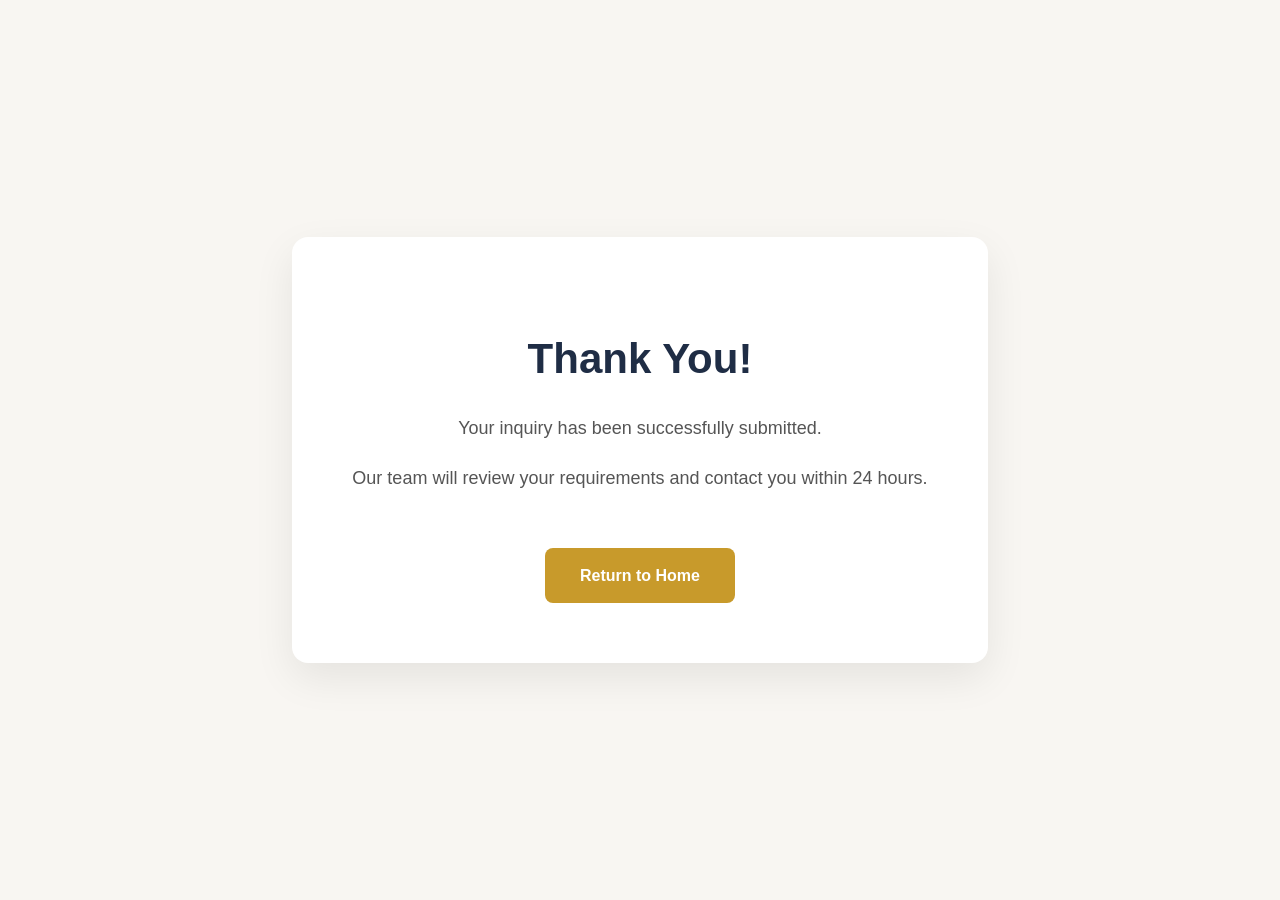
<file: thanks.html>
<!DOCTYPE html>
<html lang="en">
<head>
<meta charset="UTF-8">
<meta name="viewport" content="width=device-width, initial-scale=1.0">

<title>Thank You | Kadyan Home Textile</title>

<link rel="stylesheet" href="css/style.css">

<style>
body{
    margin:0;
    font-family:Arial,sans-serif;
    background:#f8f6f2;
}

.thanks{
    min-height:100vh;
    display:flex;
    justify-content:center;
    align-items:center;
    padding:40px;
}

.box{
    max-width:700px;
    background:#fff;
    padding:60px;
    border-radius:16px;
    text-align:center;
    box-shadow:0 15px 40px rgba(0,0,0,.08);
}

.box h1{
    color:#1f2d45;
    font-size:42px;
    margin-bottom:20px;
}

.box p{
    font-size:18px;
    line-height:1.8;
    color:#555;
}

.btn{
    display:inline-block;
    margin-top:35px;
    background:#c89a2b;
    color:#fff;
    padding:15px 35px;
    text-decoration:none;
    border-radius:8px;
    font-weight:600;
    transition:.3s;
}

.btn:hover{
    background:#b4861f;
}
</style>
<link rel="icon" type="image/png" href="images/favicon.png">
</head>

<body>

<div class="thanks">

<div class="box">

<h1>Thank You!</h1>

<p>
Your inquiry has been successfully submitted.
</p>

<p>
Our team will review your requirements and contact you within 24 hours.
</p>

<a href="index.html" class="btn">
Return to Home
</a>

</div>

</div>

</body>
</html>
</file>
<file: css/style.css>
:root {
  --ink: #17313b;
  --ink-soft: #465861;
  --brass: #ae731b;
  --brass-dark: #81520f;
  --cream: #faf7f0;
  --sand: #f1eadc;
  --line: #e4d9c7;
  --forest: #1e4539;
  --white: #ffffff;
  --shadow: 0 12px 32px rgba(34, 38, 35, .10);
}

* { box-sizing: border-box; }
html { scroll-behavior: smooth; scroll-padding-top: 95px; }
body {
  margin: 0;
  color: var(--ink);
  background: var(--cream);
  font-family: "Manrope", Arial, sans-serif;
  line-height: 1.6;
}
img { display: block; max-width: 100%; }
a { color: inherit; }
.sr-only { position: absolute; width: 1px; height: 1px; padding: 0; margin: -1px; overflow: hidden; clip: rect(0, 0, 0, 0); white-space: nowrap; border: 0; }
.container { width: min(1180px, calc(100% - 40px)); margin: 0 auto; }
.eyebrow { margin: 0 0 10px; color: var(--brass); font-size: .78rem; font-weight: 800; letter-spacing: .14em; text-transform: uppercase; }
.section-heading { max-width: 720px; margin: 0 auto 34px; text-align: center; }
.section-heading h2, .content-copy h2 { margin: 0; font-family: "Playfair Display", Georgia, serif; font-size: clamp(2rem, 4vw, 3.15rem); line-height: 1.1; font-weight: 600; }
.section-heading p { margin: 14px auto 0; color: var(--ink-soft); max-width: 650px; }

.topbar { background: #f5efe3; border-bottom: 1px solid var(--line); color: var(--ink-soft); font-size: .78rem; }
.topbar-inner { display: flex; justify-content: space-between; gap: 18px; min-height: 34px; align-items: center; }
.topbar a { text-decoration: none; }
.topbar a:hover { color: var(--brass); }
.topbar-group { display: flex; gap: 20px; flex-wrap: wrap; }

.site-header { position: sticky; top: 0; z-index: 30; background: rgba(255,255,255,.96); border-bottom: 1px solid rgba(228,217,199,.75); backdrop-filter: blur(10px); }
.nav-shell { min-height: 78px; display: flex; align-items: center; justify-content: space-between; gap: 22px; }
.brand { display: inline-flex; align-items: center; gap: 10px; text-decoration: none; min-width: 220px; }
.brand img { width: 53px; height: 53px; object-fit: contain; }
.brand-name { display: block; color: var(--ink); font-family: "Playfair Display", Georgia, serif; font-size: 1.35rem; line-height: 1; letter-spacing: .04em; }
.brand-tagline { display: block; color: var(--brass); font-size: .61rem; font-weight: 800; letter-spacing: .12em; margin-top: 5px; text-transform: uppercase; }
.nav-list { display: flex; align-items: center; gap: 25px; margin: 0; padding: 0; list-style: none; }
.nav-list a { color: var(--ink); font-size: .79rem; font-weight: 800; letter-spacing: .02em; text-decoration: none; text-transform: uppercase; }
.nav-list a:hover, .nav-list a[aria-current="page"] { color: var(--brass); }
.nav-list a[aria-current="page"]::after { content: ""; display: block; width: 22px; height: 2px; margin-top: 7px; background: var(--brass); }
.nav-toggle { display: none; border: 0; background: transparent; color: var(--ink); cursor: pointer; font-size: 1.6rem; }

.button { display: inline-flex; align-items: center; justify-content: center; gap: 9px; min-height: 46px; padding: 12px 19px; border: 1px solid var(--brass); border-radius: 7px; background: var(--brass); color: var(--white); font-size: .8rem; font-weight: 800; letter-spacing: .03em; text-decoration: none; text-transform: uppercase; transition: transform .2s ease, background .2s ease, color .2s ease; }
.button:hover { background: var(--brass-dark); border-color: var(--brass-dark); transform: translateY(-2px); }
.button-light { background: rgba(255,255,255,.75); color: var(--ink); border-color: var(--ink); }
.button-light:hover { background: var(--ink); border-color: var(--ink); color: var(--white); }
.button-small { min-height: 40px; padding: 9px 14px; font-size: .72rem; }

.hero { position: relative; min-height: 640px; display: grid; align-items: center; overflow: hidden; background: var(--sand); }
.hero::before { content: ""; position: absolute; inset: 0; background: linear-gradient(90deg, rgba(250,247,240,.96) 0%, rgba(250,247,240,.85) 37%, rgba(250,247,240,.15) 65%), url("../images/hero-rug.jpeg") center/cover no-repeat; }
.hero .container { position: relative; z-index: 1; }
.hero-content { width: min(590px, 100%); padding: 68px 0; }
.hero h1 { max-width: 560px; margin: 0; font-family: "Playfair Display", Georgia, serif; font-size: clamp(3rem, 5.5vw, 5rem); font-weight: 500; letter-spacing: -.035em; line-height: .98; }
.hero h1 strong { color: var(--brass); font-weight: 500; }
.hero-subtitle { max-width: 465px; margin: 19px 0 14px; color: var(--ink); font-size: 1.08rem; font-weight: 700; }
.hero-products { max-width: 500px; margin: 0 0 28px; color: var(--ink-soft); font-size: .94rem; }
.button-row { display: flex; flex-wrap: wrap; gap: 12px; }

.contact-rail { position: fixed; right: 15px; top: 33%; z-index: 20; display: grid; overflow: hidden; border: 1px solid rgba(255,255,255,.25); border-radius: 22px; background: var(--forest); box-shadow: var(--shadow); }
.contact-rail a { display: grid; place-items: center; gap: 2px; width: 62px; min-height: 63px; padding: 7px; color: #fff; font-size: .62rem; font-weight: 800; line-height: 1.15; text-align: center; text-decoration: none; }
.contact-rail a + a { border-top: 1px solid rgba(255,255,255,.24); }
.rail-icon { font-size: 1.2rem; }

.principles { padding: 18px 0; background: var(--cream); }
.principles-grid { display: grid; grid-template-columns: repeat(4, 1fr); overflow: hidden; border: 1px solid var(--line); border-radius: 12px; background: #f4f0e6; }
.principle { display: flex; gap: 12px; padding: 18px 20px; align-items: center; }
.principle + .principle { border-left: 1px solid var(--line); }
.principle-icon { color: var(--brass); font-size: 1.7rem; }
.principle strong { display: block; font-family: "Playfair Display", Georgia, serif; font-size: 1rem; }
.principle span { display: block; color: var(--ink-soft); font-size: .72rem; line-height: 1.35; }

.section { padding: 78px 0; }
.section-alt { background: #f4efe5; }
.category-grid { display: grid; grid-template-columns: repeat(4, 1fr); gap: 17px; }
.category-card { position: relative; min-height: 252px; overflow: hidden; border-radius: 10px; background: var(--ink); text-decoration: none; box-shadow: 0 5px 16px rgba(32,42,40,.08); }
.category-card img { width: 100%; height: 100%; object-fit: cover; transition: transform .4s ease; }
.category-card::after { content: ""; position: absolute; inset: 45% 0 0; background: linear-gradient(transparent, rgba(12,28,31,.8)); }
.category-card span { position: absolute; z-index: 1; right: 16px; bottom: 13px; left: 16px; color: #fff; font-size: .82rem; font-weight: 800; letter-spacing: .04em; text-transform: uppercase; }
.category-card:hover img { transform: scale(1.06); }
.category-card:nth-child(1) { grid-column: span 2; }

.about-layout { display: grid; grid-template-columns: 1.05fr 1fr; gap: clamp(34px, 6vw, 84px); align-items: center; }
.about-image { position: relative; min-height: 430px; overflow: hidden; border-radius: 12px; background: var(--sand); }
.about-image img { width: 100%; height: 100%; object-fit: cover; }
.about-image::after { content: ""; position: absolute; inset: 0; border: 1px solid rgba(255,255,255,.7); border-radius: inherit; }
.content-copy p { color: var(--ink-soft); }
.content-copy p + p { margin-top: 14px; }
.facts { display: grid; grid-template-columns: repeat(2, 1fr); gap: 13px; margin-top: 27px; }
.fact { padding: 17px; border-left: 2px solid var(--brass); background: #fff; }
.fact strong { display: block; font-family: "Playfair Display", Georgia, serif; color: var(--brass); font-size: 1.75rem; line-height: 1; }
.fact span { color: var(--ink-soft); font-size: .75rem; }

.capability-grid { display: grid; grid-template-columns: repeat(4, 1fr); gap: 14px; }
.capability { padding: 27px 20px; border: 1px solid var(--line); border-radius: 10px; background: #fff; }
.capability-number { color: var(--brass); font-family: "Playfair Display", Georgia, serif; font-size: 1.8rem; }
.capability h3 { margin: 7px 0; font-size: 1rem; }
.capability p { margin: 0; color: var(--ink-soft); font-size: .83rem; }

.trust-grid { display: grid; grid-template-columns: 1.25fr 1fr; gap: 42px; align-items: start; }
.trust-list { display: grid; grid-template-columns: repeat(2, 1fr); gap: 12px; }
.trust-item { min-height: 112px; padding: 19px; border: 1px solid var(--line); border-radius: 9px; background: #fff; }
.trust-item span { display: block; color: var(--brass); font-size: 1.25rem; }
.trust-item strong { display: block; margin-top: 7px; font-size: .88rem; }
.trust-item small { color: var(--ink-soft); font-size: .73rem; }
.market-tags { display: flex; flex-wrap: wrap; gap: 9px; margin-top: 18px; }
.market-tags span { padding: 8px 12px; border: 1px solid var(--line); border-radius: 999px; background: #fff; color: var(--ink-soft); font-size: .78rem; font-weight: 700; }

.cta-panel { display: grid; grid-template-columns: 1.5fr auto; gap: 28px; align-items: center; padding: 45px; border-radius: 13px; background: var(--forest); color: #fff; }
.cta-panel h2 { margin: 0; font-family: "Playfair Display", Georgia, serif; font-size: clamp(2rem, 3.5vw, 3rem); font-weight: 500; line-height: 1.1; }
.cta-panel p { margin: 11px 0 0; color: rgba(255,255,255,.78); }
.cta-panel .button { background: #fff; border-color: #fff; color: var(--forest); white-space: nowrap; }
.cta-panel .button:hover { background: #e9dfca; border-color: #e9dfca; }

.site-footer { margin-top: 78px; background: #112e2a; color: rgba(255,255,255,.82); }
.footer-grid { display: grid; grid-template-columns: 1.2fr 1fr 1fr; gap: 36px; padding: 46px 0 35px; }
.footer-brand { color: #fff; font-family: "Playfair Display", Georgia, serif; font-size: 1.6rem; }
.footer-grid h3 { margin: 0 0 13px; color: #e2bd76; font-size: .76rem; letter-spacing: .1em; text-transform: uppercase; }
.footer-grid p, .footer-grid a { margin: 0 0 7px; color: rgba(255,255,255,.75); font-size: .82rem; text-decoration: none; }
.footer-grid a:hover { color: #fff; }
.footer-bottom { padding: 16px 0; border-top: 1px solid rgba(255,255,255,.15); color: rgba(255,255,255,.6); font-size: .72rem; }

/* Collection page */
.page-intro { padding: 86px 0 72px; background: linear-gradient(90deg, rgba(20,51,59,.94), rgba(20,51,59,.72)), url("../images/hero-rug.jpeg") center/cover; color: #fff; }
.page-intro h1 { max-width: 660px; margin: 0; font-family: "Playfair Display", Georgia, serif; font-size: clamp(2.8rem, 5vw, 4.5rem); font-weight: 500; line-height: 1; }
.page-intro p { max-width: 650px; margin: 18px 0 0; color: rgba(255,255,255,.84); }
.product-grid { display: grid; grid-template-columns: repeat(2, 1fr); gap: 24px; }
.product-card { overflow: hidden; border: 1px solid var(--line); border-radius: 12px; background: #fff; box-shadow: 0 6px 20px rgba(35,42,35,.06); }
.product-card a { color: inherit; text-decoration: none; }
.product-card-image { height: 350px; overflow: hidden; background: var(--sand); }
.product-card-image img { width: 100%; height: 100%; object-fit: cover; transition: transform .4s ease; }
.product-card:hover .product-card-image img { transform: scale(1.05); }
.product-card-body { padding: 23px; }
.product-card-body h2 { margin: 0; font-family: "Playfair Display", Georgia, serif; font-size: 1.7rem; font-weight: 600; }
.product-card-body p { margin: 7px 0 18px; color: var(--ink-soft); font-size: .88rem; }
.text-link { color: var(--brass); font-size: .78rem; font-weight: 800; letter-spacing: .04em; text-decoration: none; text-transform: uppercase; }
.text-link:hover { color: var(--brass-dark); }
.buyer-process { display: grid; grid-template-columns: repeat(4, 1fr); gap: 15px; counter-reset: step; }
.process-step { padding: 19px; border-top: 2px solid var(--brass); background: #fff; }
.process-step::before { counter-increment: step; content: "0" counter(step); color: var(--brass); font-family: "Playfair Display", Georgia, serif; font-size: 1.4rem; }
.process-step h3 { margin: 8px 0 5px; font-size: .93rem; }
.process-step p { margin: 0; color: var(--ink-soft); font-size: .78rem; }

/* Product pages */
.product-hero { padding: 66px 0 60px; background: #f1eadc; }
.product-hero-layout { display: grid; grid-template-columns: 1fr 1fr; gap: 44px; align-items: center; }
.product-hero h1 { margin: 0; font-family: "Playfair Display", Georgia, serif; font-size: clamp(2.8rem, 5vw, 4.5rem); font-weight: 500; line-height: 1.03; }
.product-hero p { max-width: 520px; color: var(--ink-soft); }
.product-hero-media { min-height: 420px; overflow: hidden; border-radius: 12px; box-shadow: var(--shadow); }
.product-hero-media img { width: 100%; height: 100%; object-fit: cover; }
.product-meta { display: flex; flex-wrap: wrap; gap: 8px; margin: 19px 0 25px; }
.product-meta span { padding: 7px 10px; border: 1px solid var(--line); border-radius: 999px; background: rgba(255,255,255,.72); color: var(--ink-soft); font-size: .74rem; font-weight: 700; }
.gallery-grid { display: grid; grid-template-columns: repeat(2, 1fr); gap: 20px; }
.gallery-grid figure { margin: 0; overflow: hidden; border-radius: 10px; background: var(--sand); }
.gallery-grid img { width: 100%; height: 480px; object-fit: cover; }
.gallery-grid figcaption { padding: 11px 14px; color: var(--ink-soft); font-size: .78rem; }
.details-layout { display: grid; grid-template-columns: 1fr .95fr; gap: 62px; align-items: start; }
.details-layout h2 { margin: 0 0 18px; font-family: "Playfair Display", Georgia, serif; font-size: 2.4rem; font-weight: 500; }
.details-layout p { color: var(--ink-soft); }
.spec-grid { display: grid; grid-template-columns: repeat(2, 1fr); gap: 10px; }
.spec { padding: 15px; border: 1px solid var(--line); border-radius: 8px; background: #fff; }
.spec strong { display: block; color: var(--brass); font-size: .72rem; letter-spacing: .08em; text-transform: uppercase; }
.spec span { display: block; margin-top: 4px; color: var(--ink); font-size: .88rem; font-weight: 700; }
.enquiry-panel { display: grid; grid-template-columns: 1.3fr 1fr; gap: 36px; align-items: center; padding: 43px; border-radius: 12px; background: var(--forest); color: #fff; }
.enquiry-panel h2 { margin: 0; font-family: "Playfair Display", Georgia, serif; font-size: 2.5rem; font-weight: 500; line-height: 1.1; }
.enquiry-panel p { color: rgba(255,255,255,.78); }
.enquiry-list { display: grid; gap: 11px; margin: 0; padding: 0; list-style: none; }
.enquiry-list li { color: rgba(255,255,255,.85); font-size: .85rem; }
.enquiry-list li::before { content: "✓"; margin-right: 8px; color: #e6bd76; }

/* Keeps the existing product-detail files usable until they are refreshed. */
header { padding: 45px 20px; background: var(--forest); color: #fff; text-align: center; }
header .logo { width: 110px; margin: 0 auto 10px; }
header h2 { margin: 0; font-family: "Playfair Display", Georgia, serif; }
header p { margin: 5px 0 0; }
.breadcrumb { padding: 15px max(20px, calc((100% - 1180px)/2)); border-bottom: 1px solid var(--line); background: #fff; color: var(--ink-soft); font-size: .85rem; }
.breadcrumb a { color: var(--brass); font-weight: 700; text-decoration: none; }
.product-gallery { display: grid; grid-template-columns: repeat(2, 1fr); gap: 20px; margin-top: 30px; }
.product-gallery .product-card img { width: 100%; height: 450px; object-fit: cover; }
.features { display: grid; grid-template-columns: repeat(4, 1fr); gap: 15px; }
.feature { padding: 20px; border: 1px solid var(--line); border-radius: 9px; background: #fff; }
.feature h3 { margin: 0 0 8px; color: var(--brass); font-size: 1rem; }
.feature p { margin: 0; color: var(--ink-soft); font-size: .86rem; }
.contact { padding: 75px 20px; background: var(--forest); color: #fff; text-align: center; }
.contact h2 { margin: 0 0 18px; font-family: "Playfair Display", Georgia, serif; font-size: 2.8rem; }
.contact p { margin: 8px 0; }
.contact a { color: #f1ce89; }
.inquiry-form { display: grid; max-width: 700px; gap: 13px; margin: 25px auto; }
.inquiry-form input, .inquiry-form textarea { width: 100%; padding: 13px; border: 1px solid var(--line); border-radius: 6px; font: inherit; }
.inquiry-form textarea { min-height: 130px; }

@media (max-width: 980px) {
  .nav-list { gap: 16px; }
  .nav-list a { font-size: .72rem; }
  .principles-grid, .capability-grid, .buyer-process { grid-template-columns: repeat(2, 1fr); }
  .principle:nth-child(3) { border-left: 0; border-top: 1px solid var(--line); }
  .principle:nth-child(4) { border-top: 1px solid var(--line); }
  .category-grid { grid-template-columns: repeat(2, 1fr); }
  .about-layout, .trust-grid { grid-template-columns: 1fr; }
  .features { grid-template-columns: repeat(2, 1fr); }
}

@media (max-width: 760px) {
  .container { width: min(100% - 30px, 1180px); }
  .topbar { display: none; }
  .nav-shell { min-height: 72px; }
  .brand { min-width: auto; }
  .brand img { width: 46px; height: 46px; }
  .brand-name { font-size: 1.05rem; }
  .nav-toggle { display: block; }
  .nav-list { display: none; position: absolute; top: 72px; right: 0; left: 0; padding: 22px 20px; flex-direction: column; align-items: stretch; gap: 17px; background: #fff; border-bottom: 1px solid var(--line); box-shadow: var(--shadow); }
  .nav-list.is-open { display: flex; }
  .nav-list li { text-align: center; }
  .nav-list a[aria-current="page"]::after { margin: 7px auto 0; }
  .nav-list .button { display: flex; }
  .hero { min-height: 670px; align-items: end; }
  .hero::before { background: linear-gradient(0deg, rgba(250,247,240,.96) 0%, rgba(250,247,240,.83) 49%, rgba(250,247,240,.18) 100%), url("../images/hero-rug.jpeg") 62% center/cover no-repeat; }
  .hero-content { padding: 56px 0 44px; }
  .hero h1 { font-size: clamp(2.8rem, 13vw, 4.1rem); }
  .hero-subtitle { font-size: 1rem; }
  .button-row { display: grid; grid-template-columns: 1fr; }
  .contact-rail { display: none; }
  .principles { padding: 12px 0; }
  .principles-grid { grid-template-columns: 1fr; }
  .principle + .principle, .principle:nth-child(3), .principle:nth-child(4) { border-left: 0; border-top: 1px solid var(--line); }
  .section { padding: 58px 0; }
  .category-grid, .product-grid { grid-template-columns: 1fr; }
  .category-card, .category-card:nth-child(1) { grid-column: auto; min-height: 230px; }
  .about-image { min-height: 330px; }
  .facts, .trust-list, .capability-grid, .buyer-process, .features, .product-gallery { grid-template-columns: 1fr; }
  .cta-panel { grid-template-columns: 1fr; padding: 31px 25px; }
  .footer-grid { grid-template-columns: 1fr; gap: 24px; padding: 38px 0 26px; }
  .page-intro { padding: 70px 0 62px; }
  .product-card-image { height: 290px; }
  .product-gallery .product-card img { height: 320px; }
  .product-hero-layout, .details-layout, .enquiry-panel { grid-template-columns: 1fr; }
  .product-hero { padding: 54px 0; }
  .product-hero-media { min-height: 310px; }
  .gallery-grid, .spec-grid { grid-template-columns: 1fr; }
  .gallery-grid img { height: 330px; }
  .enquiry-panel { padding: 31px 25px; }
}
</file>
